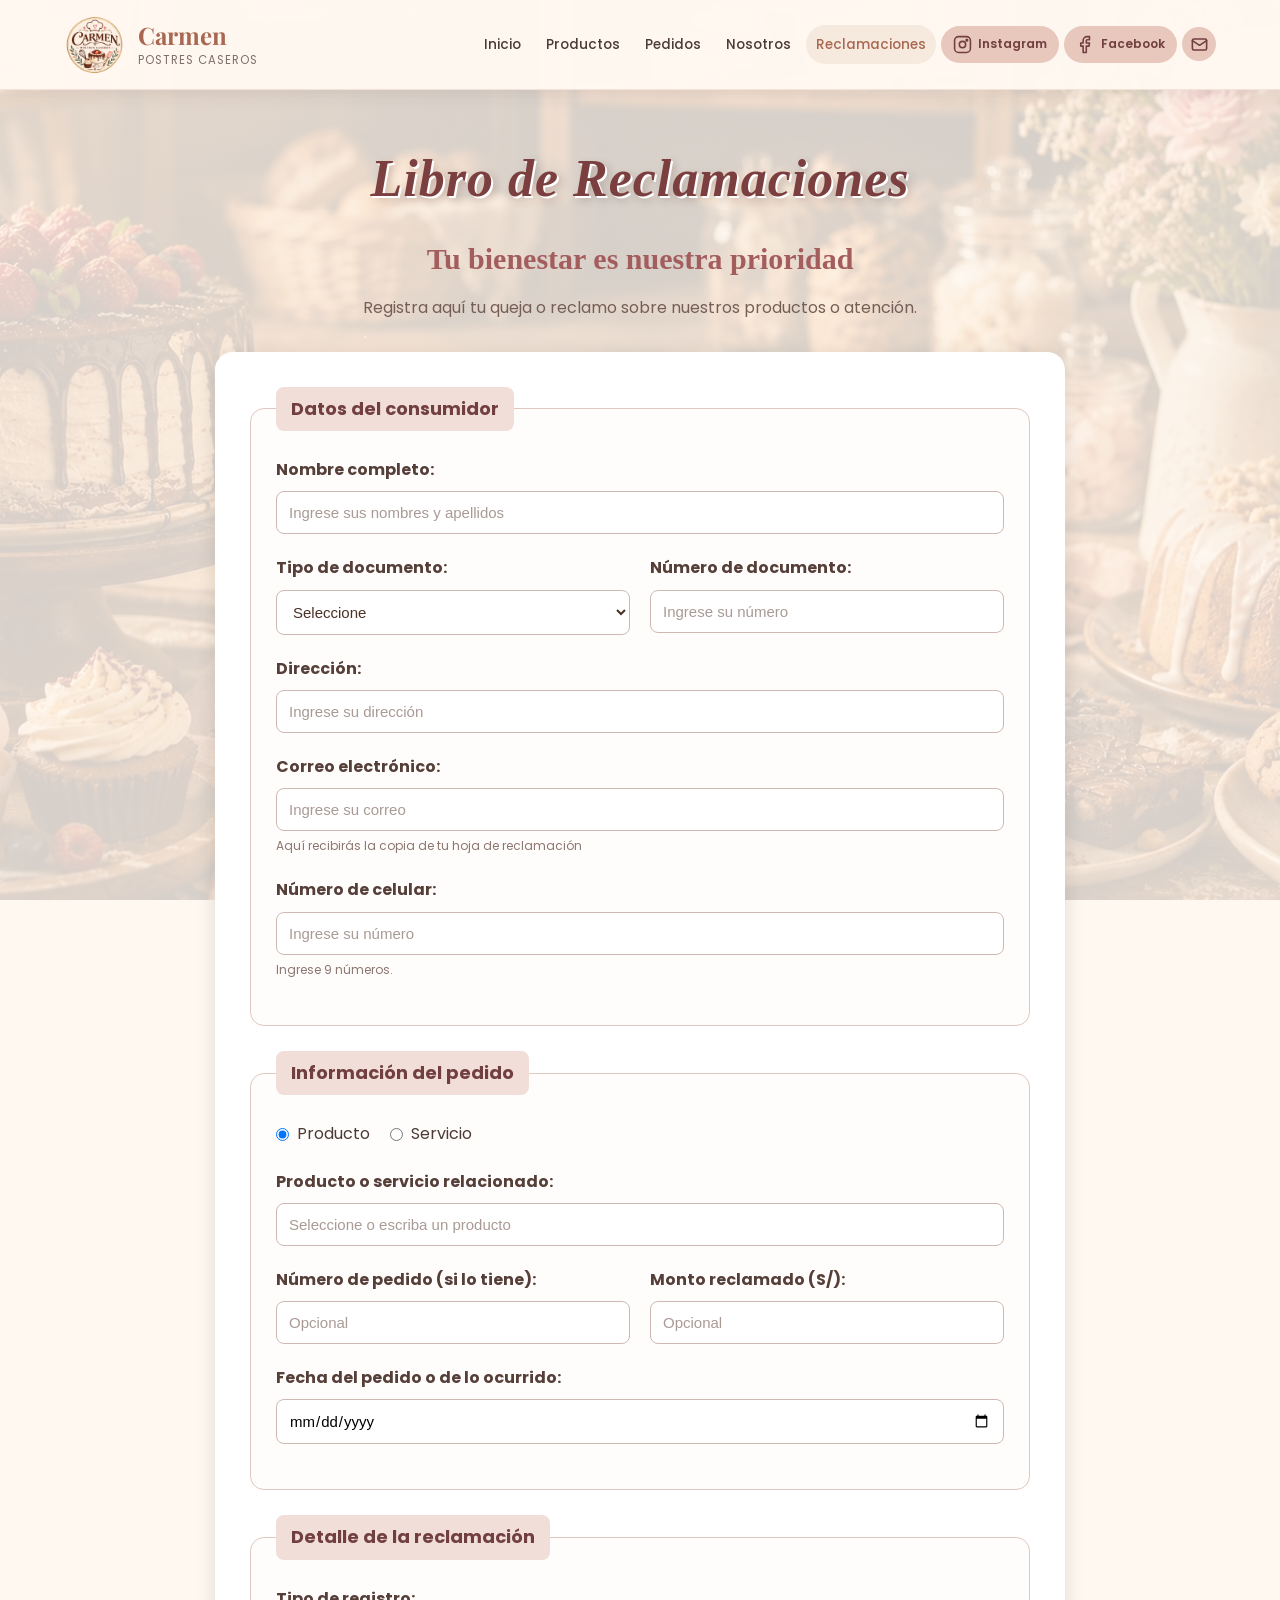
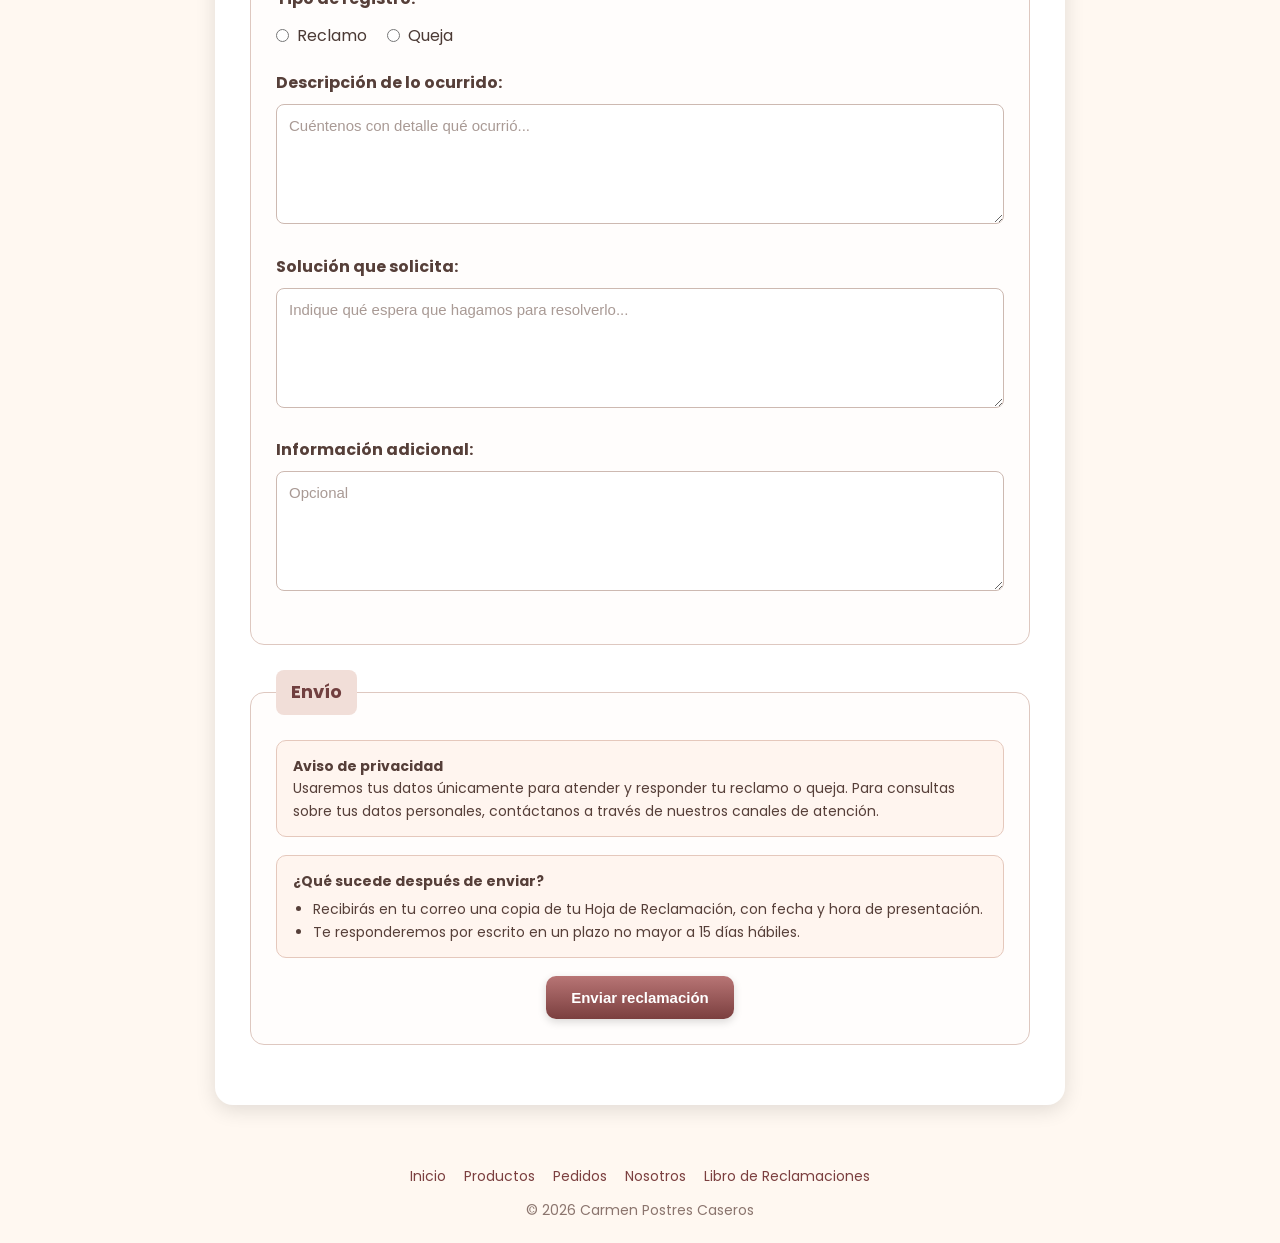
<file: TRABAJO CarmenPostres/libro.html>
<!DOCTYPE html>
<html lang="es">

<head>
    <meta charset="UTF-8">
    <meta name="viewport" content="width=device-width, initial-scale=1.0">

    <!-- SEO ON-PAGE -->
    <title>Libro de Reclamaciones Online | Carmen Postres Caseros</title>
    <meta name="description" content="Utiliza nuestro Libro de Reclamaciones virtual para registrar cualquier queja o reclamo respecto a nuestros productos o servicios de repostería.">
    <meta name="keywords" content="libro de reclamaciones virtual, reclamos pastelería, atención al cliente Carmen Postres, quejas repostería">
    <link rel="icon" type="image/png" href="imagen/Logo ofi.png">

    <link rel="stylesheet" href="Datos.css">
    <link rel="stylesheet" href="css/libro.css">
    <link rel="stylesheet" href="./css/nosotros.css">
    
    <link rel="preconnect" href="https://fonts.googleapis.com">
    <link rel="preconnect" href="https://fonts.gstatic.com" crossorigin>
    <link href="https://fonts.googleapis.com/css2?family=Playfair+Display:wght@400;500;600;700&family=Poppins:wght@400;500;600;700&display=swap" rel="stylesheet">
</head>

<body>

    <!-- ENCABEZADO -->
    <header class="header">
        <a class="logo" href="index.html">
            <img src="imagen/Logo ofi.png" alt="Logo de Carmen Postres Caseros">
            <span class="logo-text">
                <span class="logo-nombre">Carmen</span>
                <span class="logo-lema">Postres caseros</span>
            </span>
        </a>

        <nav class="nav" aria-label="Menú principal">
            <a href="index.html">Inicio</a>
            <a href="productos.html">Productos</a>
            <a href="Recopilacion_de_datos.html">Pedidos</a>
            <a href="nosotros.html">Nosotros</a>
            <a href="libro.html" class="active" aria-current="page">Reclamaciones</a>

            <a href="https://www.instagram.com/pasteleria_carmen78/"
               target="_blank" rel="noopener noreferrer"
               class="nav-btn-icon" aria-label="Instagram">
                <svg viewBox="0 0 24 24" aria-hidden="true">
                    <rect x="2" y="2" width="20" height="20" rx="5"></rect>
                    <circle cx="12" cy="12" r="4"></circle>
                    <circle cx="17.5" cy="6.5" r="1"></circle>
                </svg>
                <span>Instagram</span>
            </a>

            <a href="https://www.facebook.com/share/1EcPQEwdfW/"
               target="_blank" rel="noopener noreferrer"
               class="nav-btn-icon" aria-label="Facebook">
                <svg viewBox="0 0 24 24" aria-hidden="true">
                    <path d="M17 2h-3a5 5 0 0 0-5 5v3H6v4h3v8h4v-8h3.5l.5-4H13V7a1 1 0 0 1 1-1h3V2z"></path>
                </svg>
                <span>Facebook</span>
            </a>

            <a href="mailto:contacto@pasteleriadcarmen.pe"
               class="nav-btn-icon icon-only" aria-label="Enviar correo">
                <svg viewBox="0 0 24 24" aria-hidden="true">
                    <rect x="3" y="5" width="18" height="14" rx="2"></rect>
                    <polyline points="3,7 12,13 21,7"></polyline>
                </svg>
            </a>
        </nav>
    </header>  


    <section class="titulo-formulario">
        <h1>Libro de Reclamaciones</h1>
        <h2>Tu bienestar es nuestra prioridad</h2>
        <p>
            Registra aquí tu queja o reclamo sobre nuestros productos o atención.

        </p>
    </section>


    <main class="contenedor">


        <form id="form-reclamo" action="#" method="post" autocomplete="on">

            <!-- =========================================
                 DATOS DEL CONSUMIDOR
                 ========================================= -->
            <fieldset>

                <legend>Datos del consumidor</legend>

                <!-- NOMBRE -->
                <div class="campo">
                    <label for="nombre">Nombre completo:</label>
                    <input type="text" id="nombre" name="nombre"
                           placeholder="Ingrese sus nombres y apellidos"
                           required autocomplete="name">
                </div>

                <!-- DOCUMENTO -->
                <div class="rc-fila">

                    <div class="campo">
                        <label for="tipo-documento">Tipo de documento:</label>
                        <select id="tipo-documento" name="tipo_documento" required>
                            <option value="">Seleccione</option>
                            <option value="DNI">DNI</option>
                            <option value="Pasaporte">Pasaporte</option>
                        </select>
                    </div>

                    <div class="campo">
                        <label for="numero-documento">Número de documento:</label>
                        <input type="text" id="numero-documento" name="numero_documento"
                               placeholder="Ingrese su número"
                               pattern="[A-Za-z0-9]{8,12}" maxlength="12" required
                               title="Entre 8 y 12 letras o números, sin espacios">
                    </div>

                </div>

                <!-- DOMICILIO -->
                <div class="campo">
                    <label for="domicilio">Dirección:</label>
                    <input type="text" id="domicilio" name="domicilio"
                           placeholder="Ingrese su dirección"
                           required autocomplete="street-address">
                </div>

                <!-- CORREO -->
                <div class="campo">
                    <label for="correo">Correo electrónico:</label>
                    <input type="email" id="correo" name="correo"
                           placeholder="Ingrese su correo"
                           required autocomplete="email">
                    <small>Aquí recibirás la copia de tu hoja de reclamación</small>
                </div>

                <!-- CELULAR -->
                <div class="campo">
                    <label for="celular">Número de celular:</label>
                    <input type="tel" id="celular" name="celular"
                           placeholder="Ingrese su número"
                           pattern="[0-9]{9}" maxlength="9" required
                           autocomplete="tel">
                    <small>Ingrese 9 números.</small>
                </div>

            </fieldset>


            <!-- =========================================
                 INFORMACIÓN DEL PEDIDO
                 ========================================= -->
            <fieldset>

                <legend>Información del pedido</legend>

                <!-- TIPO DE BIEN -->
                <div class="opciones">
                    <div class="opcion">
                        <input type="radio" id="bien-producto" name="tipo_bien" value="Producto" checked>
                        <label for="bien-producto">Producto</label>
                    </div>

                    <div class="opcion">
                        <input type="radio" id="bien-servicio" name="tipo_bien" value="Servicio">
                        <label for="bien-servicio">Servicio</label>
                    </div>
                </div>

                <!-- PRODUCTO RELACIONADO -->
                <div class="campo">
                    <label for="producto">Producto o servicio relacionado:</label>
                    <input type="text" id="producto" name="producto" list="productos"
                           placeholder="Seleccione o escriba un producto" required>

                    
                    <datalist id="productos">
                        <option value="Keke Casero">
                        <option value="Keke de Vainilla con Chin Chin">
                        <option value="Postre Casero">
                        <option value="Especialidad de la Casa">
                        <option value="Keke Marmoleado">
                        <option value="Cupcakes">
                        <option value="Selva Negra">
                        <option value="Tres Leches">
                        <option value="Cheesecake">
                        <option value="Muffins">
                        <option value="Brownies">
                        <option value="Empanadas">
                        <option value="Sándwiches">
                    </datalist>
                </div>

                <div class="rc-fila">

                    <!-- NÚMERO DE PEDIDO -->
                    <div class="campo">
                        <label for="numero-pedido">Número de pedido (si lo tiene):</label>
                        <input type="text" id="numero-pedido" name="numero_pedido"
                               placeholder="Opcional">
                    </div>

                    <!-- MONTO -->
                    <div class="campo">
                        <label for="monto">Monto reclamado (S/):</label>
                        <input type="number" id="monto" name="monto"
                               min="0" step="0.01" placeholder="Opcional">
                    </div>

                </div>

                <!-- FECHA -->
                <div class="campo">
                    <label for="fecha">Fecha del pedido o de lo ocurrido:</label>
                    <input type="date" id="fecha" name="fecha" required>
                </div>

            </fieldset>


            <!-- =========================================
                DETALLE DE LA SOLICITUD
                 ========================================= -->
            <fieldset>

                <legend>Detalle de la reclamación</legend>

                <!-- TIPO DE REGISTRO -->
                <p class="rc-etiqueta" id="etq-tipo">Tipo de registro:</p>

                <div class="opciones" role="radiogroup" aria-labelledby="etq-tipo">
                    <div class="opcion">
                        <input type="radio" id="tipo-reclamo" name="tipo_registro" value="Reclamo" required>
                        <label for="tipo-reclamo">Reclamo</label>
                    </div>

                    <div class="opcion">
                        <input type="radio" id="tipo-queja" name="tipo_registro" value="Queja">
                        <label for="tipo-queja">Queja</label>
                    </div>
                </div>

                <!-- DESCRIPCIÓN -->
                <div class="campo">
                    <label for="descripcion">Descripción de lo ocurrido:</label>
                    <textarea id="descripcion" name="descripcion"
                              placeholder="Cuéntenos con detalle qué ocurrió..."
                              required></textarea>
                </div>

                <!-- SOLUCIÓN SOLICITADA -->
                <div class="campo">
                    <label for="solucion">Solución que solicita:</label>
                    <textarea id="solucion" name="solucion"
                              placeholder="Indique qué espera que hagamos para resolverlo..."
                              required></textarea>
                </div>

                <!-- INFORMACIÓN ADICIONAL -->
                <div class="campo">
                    <label for="adicional">Información adicional:</label>
                    <textarea id="adicional" name="informacion_adicional"
                              placeholder="Opcional"></textarea>
                </div>

            </fieldset>


            <!-- =========================================
                 ENVÍO 
                 ========================================= -->
            <fieldset>

                <legend>Envío</legend>

                <div class="rc-privacidad">
                    <strong>Aviso de privacidad</strong>
                    <p>
                       Usaremos tus datos únicamente para atender y responder tu
                        reclamo o queja. Para consultas sobre tus datos personales,
                        contáctanos a través de nuestros canales de atención.
                    </p>
                </div>

                <!-- MENSAJE INFORMATIVO -->
                <div class="rc-info">
                    <strong>¿Qué sucede después de enviar?</strong>
                    <ul>
                        <li>Recibirás en tu correo una copia de tu Hoja de Reclamación, con fecha y hora de presentación.</li>
                        <li>Te responderemos por escrito en un plazo no mayor a 15 días hábiles.</li>
                    </ul>
                </div>

                <!-- MENSAJE DE RESULTADO DEL ENVÍO (lo controla el script) -->
                <div id="mensaje-envio" class="rc-mensaje" role="status" aria-live="polite" hidden></div>

                <!-- BOTONES -->
                <div class="botones">
                    <button type="submit" class="btn-enviar">Enviar reclamación</button>
                </div>

            </fieldset>

        </form>

    </main>

    <!-- =========================================
         PIE DE PÁGINA
         ========================================= -->
    <footer>
        <nav class="pie-enlaces" aria-label="Enlaces del pie de página">
            <a href="index.html">Inicio</a>
            <a href="productos.html">Productos</a>
            <a href="Recopilacion_de_datos.html">Pedidos</a>
            <a href="nosotros.html">Nosotros</a>
            <a href="libro-reclamaciones.html">Libro de Reclamaciones</a>
        </nav>
        <p> &copy; 2026 Carmen Postres Caseros</p>
    </footer>

    <!-- =========================================
         JAVASCRIPT
         ========================================= -->
    <script>

        // Dirección del servicio que recibirá el reclamo. Vacío = no conectado.
        const URL_ENVIO = "";

        const formulario = document.getElementById("form-reclamo");
        const mensaje = document.getElementById("mensaje-envio");
        const campoFecha = document.getElementById("fecha");

        // La fecha del pedido o incidencia no puede ser futura (fecha local)
        const hoy = new Date();
        campoFecha.max = hoy.getFullYear() + "-" +
            String(hoy.getMonth() + 1).padStart(2, "0") + "-" +
            String(hoy.getDate()).padStart(2, "0");

        // Muestra un mensaje de estado debajo de la información
        function mostrarMensaje(texto, tipo) {
            mensaje.textContent = texto;
            mensaje.className = "rc-mensaje rc-mensaje-" + tipo;
            mensaje.hidden = false;
        }

        formulario.addEventListener("submit", async function (evento) {

            // El navegador ya validó los campos obligatorios antes de llegar aquí
            evento.preventDefault();

            // Sin servicio conectado: NO se simula ningún registro
            if (URL_ENVIO === "") {
                mostrarMensaje(
                    "El envío todavía no está habilitado y tu reclamación NO ha sido registrada. " +
                    "Por favor escríbenos a contacto@pasteleriadcarmen.pe o por WhatsApp.",
                    "error"
                );
                return;
            }

            // Con servicio conectado: se envían los datos
            const boton = formulario.querySelector(".btn-enviar");
            boton.disabled = true;

            try {
                const respuesta = await fetch(URL_ENVIO, {
                    method: "POST",
                    body: new FormData(formulario)
                });

                if (!respuesta.ok) {
                    throw new Error("Respuesta no válida");
                }

                formulario.reset();
                mostrarMensaje(
                    "Tu reclamación fue enviada. Revisa tu correo electrónico para ver la copia de tu Hoja de Reclamación.",
                    "ok"
                );

            } catch (error) {
                mostrarMensaje(
                    "No pudimos enviar tu reclamación. Inténtalo de nuevo o escríbenos a contacto@pasteleriadcarmen.pe.",
                    "error"
                );
            }

            boton.disabled = false;
        });

        // Al limpiar el formulario también se oculta el mensaje
        formulario.addEventListener("reset", function () {
            mensaje.hidden = true;
        });

    </script>

</body>

</html>
</file>
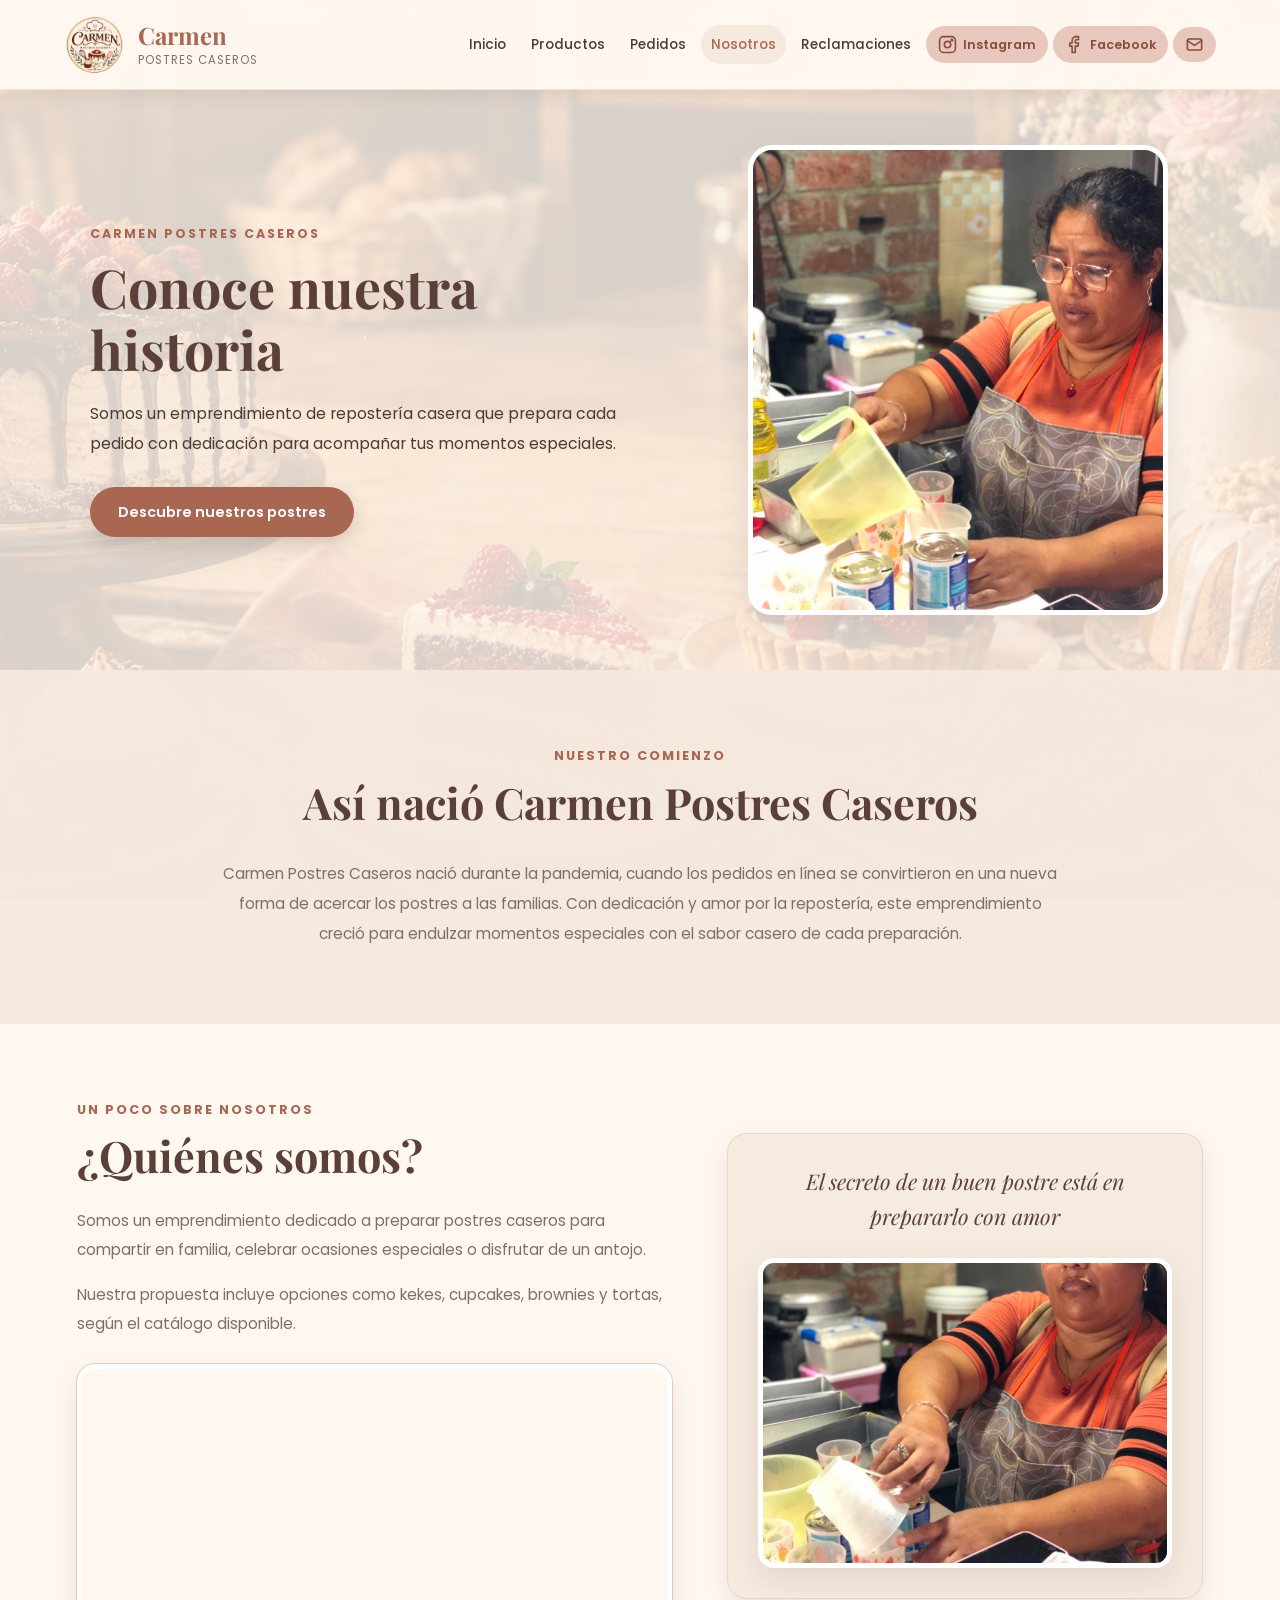
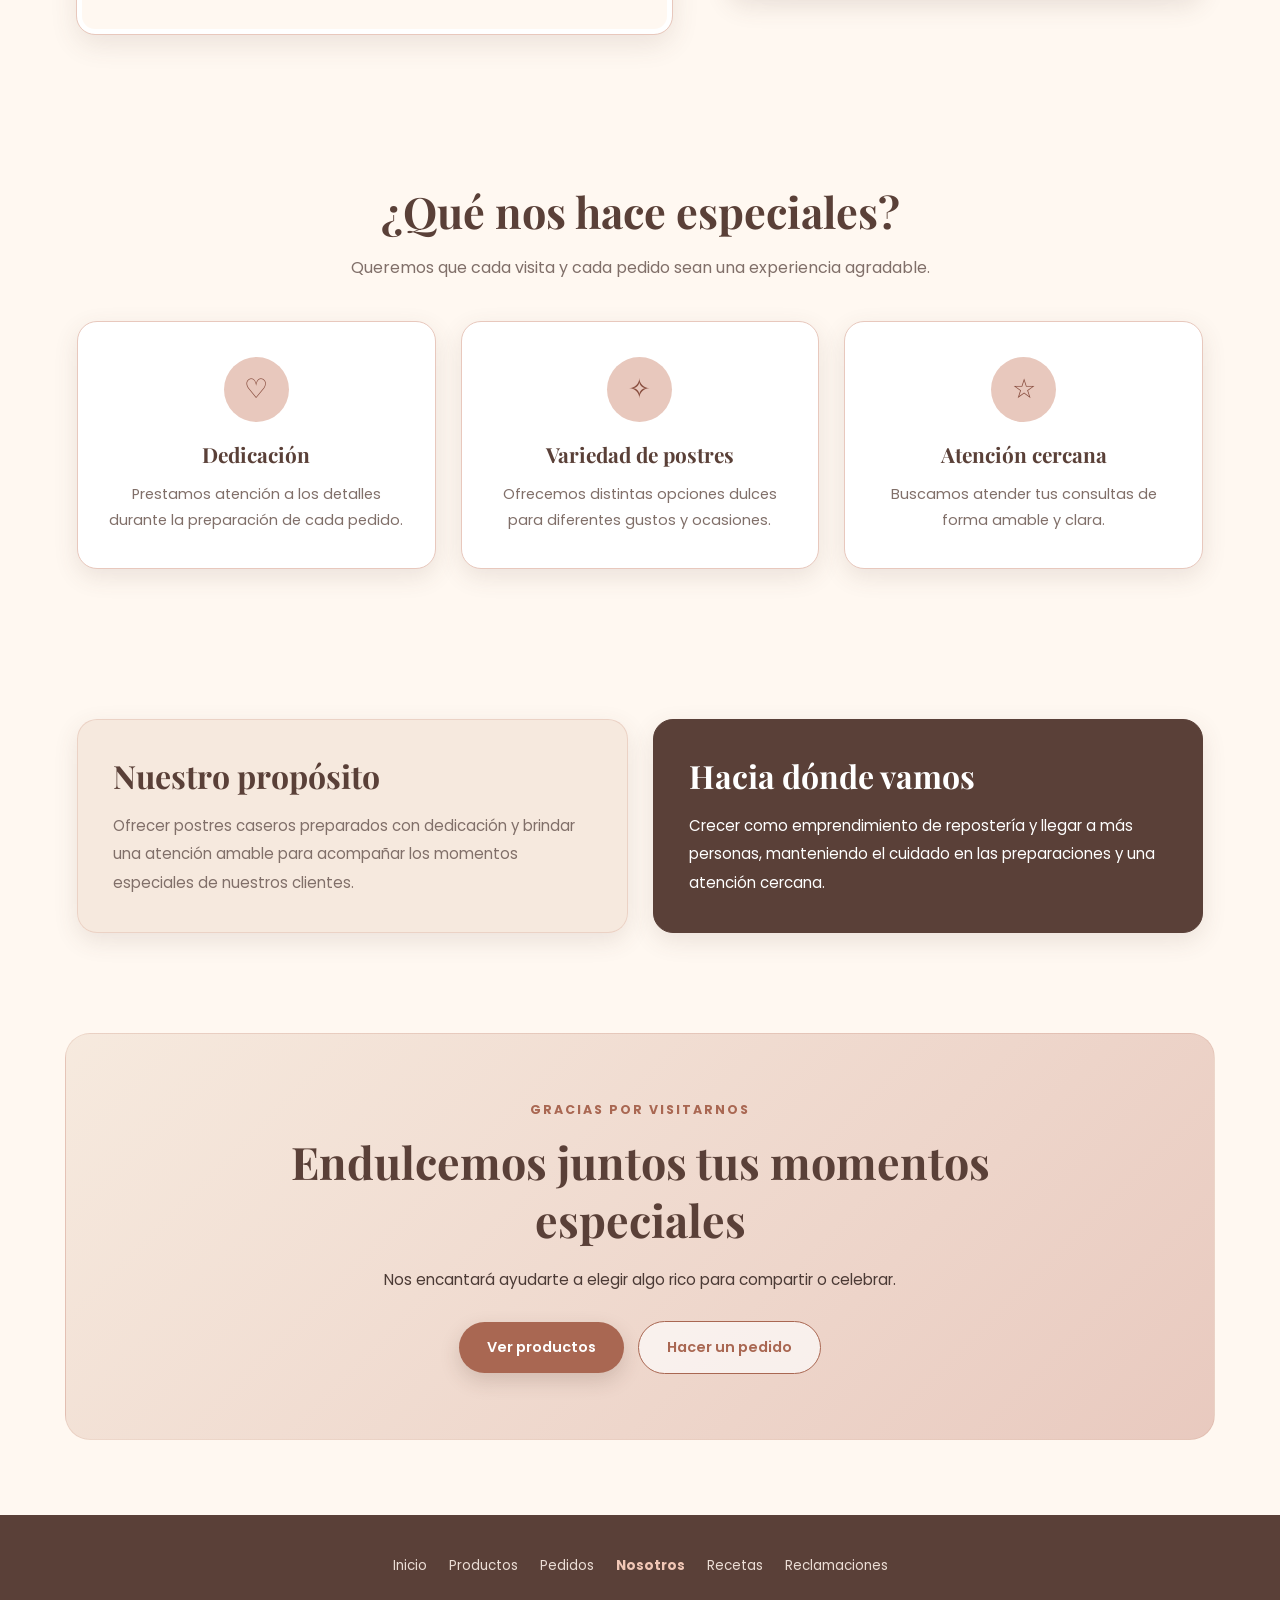
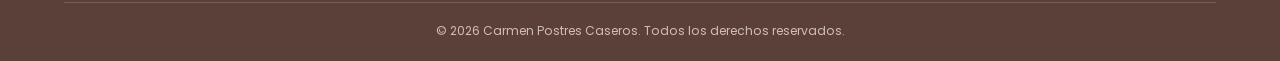
<file: TRABAJO CarmenPostres/nosotros.html>
<!DOCTYPE html>
<html lang="es">
<head>
    <meta charset="UTF-8">
    <meta name="viewport" content="width=device-width, initial-scale=1.0">

    <!-- SEO ON-PAGE -->
    <title>Nuestra Historia y Misión | Carmen Postres Caseros</title>
    <meta name="description" content="Conoce la historia, la misión y la dedicación detrás de Carmen Postres Caseros, repostería artesanal elaborada con amor en el Callao.">
    <meta name="keywords" content="sobre nosotros, historia pastelería casera, repostería artesanal Callao, misión y visión pastelería, emprendimiento de postres">

    <link rel="icon" type="image/png" href="imagen/Logo ofi.png">
    <link rel="stylesheet" href="css/nosotros.css">

    <link rel="preconnect" href="https://fonts.googleapis.com">
    <link rel="preconnect" href="https://fonts.gstatic.com" crossorigin>
    <link href="https://fonts.googleapis.com/css2?family=Playfair+Display:wght@400;500;600;700&family=Poppins:wght@400;500;600;700&display=swap" rel="stylesheet">
</head>

<body>

    <!-- ENCABEZADO -->
    <header class="header">
        <a class="logo" href="index.html">
            <img src="imagen/Logo ofi.png" alt="Logo de Carmen Postres Caseros">
            <span class="logo-text">
                <span class="logo-nombre">Carmen</span>
                <span class="logo-lema">Postres caseros</span>
            </span>
        </a>

        <nav class="nav" aria-label="Menú principal">
            <a href="index.html">Inicio</a>
            <a href="productos.html">Productos</a>
            <a href="Recopilacion_de_datos.html">Pedidos</a>
            <a href="nosotros.html" class="active" aria-current="page">Nosotros</a>
            <a href="libro.html">Reclamaciones</a>

            <a href="https://www.instagram.com/pasteleria_carmen78/"
               target="_blank" rel="noopener noreferrer"
               class="nav-btn-icon" aria-label="Instagram">
                <svg viewBox="0 0 24 24" aria-hidden="true">
                    <rect x="2" y="2" width="20" height="20" rx="5"></rect>
                    <circle cx="12" cy="12" r="4"></circle>
                    <circle cx="17.5" cy="6.5" r="1"></circle>
                </svg>
                <span>Instagram</span>
            </a>

            <a href="https://www.facebook.com/share/1EcPQEwdfW/"
               target="_blank" rel="noopener noreferrer"
               class="nav-btn-icon" aria-label="Facebook">
                <svg viewBox="0 0 24 24" aria-hidden="true">
                    <path d="M17 2h-3a5 5 0 0 0-5 5v3H6v4h3v8h4v-8h3.5l.5-4H13V7a1 1 0 0 1 1-1h3V2z"></path>
                </svg>
                <span>Facebook</span>
            </a>

            <a href="mailto:contacto@pasteleriadcarmen.pe"
               class="nav-btn-icon icon-only" aria-label="Enviar correo">
                <svg viewBox="0 0 24 24" aria-hidden="true">
                    <rect x="3" y="5" width="18" height="14" rx="2"></rect>
                    <polyline points="3,7 12,13 21,7"></polyline>
                </svg>
            </a>
        </nav>
    </header>

    <main>

        <!-- PORTADA SIN CUADRO EXTERIOR -->
        <section class="nos-portada" aria-labelledby="titulo-nosotros">
            <div class="nos-portada-texto">
                <p class="nos-etiqueta">Carmen Postres Caseros</p>

                <h1 id="titulo-nosotros">Conoce nuestra historia</h1>

                <p class="nos-intro">
                    Somos un emprendimiento de repostería casera que prepara
                    cada pedido con dedicación para acompañar tus momentos
                    especiales.
                </p>

                <a href="productos.html" class="nos-btn nos-btn-principal">
                    Descubre nuestros postres
                </a>
            </div>

            <figure class="nos-foto nos-foto-portada">
                <img src="imagen/Dueña.jpeg"
                     alt="Carmen preparando postres caseros">
            </figure>
        </section>

        <!-- HISTORIA -->
        <section class="nos-seccion nos-historia" aria-labelledby="titulo-historia">
            <div class="nos-titulo-seccion">
                <span>Nuestro comienzo</span>
                <h2 id="titulo-historia">Así nació Carmen Postres Caseros</h2>
            </div>

            <p>
                Carmen Postres Caseros nació durante la pandemia, cuando los
                pedidos en línea se convirtieron en una nueva forma de acercar
                los postres a las familias. Con dedicación y amor por la
                repostería, este emprendimiento creció para endulzar momentos
                especiales con el sabor casero de cada preparación.
            </p>
        </section>

        <!-- QUIÉNES SOMOS Y UBICACIÓN -->
        <section class="nos-seccion nos-quienes" aria-labelledby="titulo-quienes">
            <div class="nos-quienes-texto">
                <div class="nos-titulo-seccion nos-titulo-izquierda">
                    <span>Un poco sobre nosotros</span>
                    <h2 id="titulo-quienes">¿Quiénes somos?</h2>
                </div>

                <p>
                    Somos un emprendimiento dedicado a preparar postres caseros
                    para compartir en familia, celebrar ocasiones especiales
                    o disfrutar de un antojo.
                </p>

                <p>
                    Nuestra propuesta incluye opciones como kekes, cupcakes,
                    brownies y tortas, según el catálogo disponible.
                </p>

                <div class="nos-mapa">
                    <iframe
                        src="https://www.google.com/maps?q=-12.0228329,-77.1368107&z=18&output=embed"
                        title="Ubicación de Carmen Postres Caseros"
                        loading="lazy"
                        allowfullscreen
                        referrerpolicy="no-referrer-when-downgrade">
                    </iframe>
                </div>
            </div>

            <div class="nos-cita">
                <p>El secreto de un buen postre está en prepararlo con amor</p>

                <figure class="nos-foto nos-foto-secundaria">
                    <img src="imagen/55711635-534b-4855-b7dc-559dd68af656.jpg"
                         alt="Preparación de postres de Carmen">
                </figure>
            </div>
        </section>

        <!-- QUÉ NOS HACE ESPECIALES: SIN MARCO EXTERIOR -->
        <section class="nos-seccion nos-seccion-ancha"
                 aria-labelledby="titulo-especiales">

            <div class="nos-titulo-seccion nos-especiales-titulo">
                <h2 id="titulo-especiales">¿Qué nos hace especiales?</h2>
                <p>
                    Queremos que cada visita y cada pedido sean una
                    experiencia agradable.
                </p>
            </div>

            <div class="nos-tarjetas">
                <article class="nos-tarjeta">
                    <div class="nos-icono" aria-hidden="true">♡</div>
                    <h3>Dedicación</h3>
                    <p>
                        Prestamos atención a los detalles durante la
                        preparación de cada pedido.
                    </p>
                </article>

                <article class="nos-tarjeta">
                    <div class="nos-icono" aria-hidden="true">✧</div>
                    <h3>Variedad de postres</h3>
                    <p>
                        Ofrecemos distintas opciones dulces para diferentes
                        gustos y ocasiones.
                    </p>
                </article>

                <article class="nos-tarjeta">
                    <div class="nos-icono" aria-hidden="true">☆</div>
                    <h3>Atención cercana</h3>
                    <p>
                        Buscamos atender tus consultas de forma amable y clara.
                    </p>
                </article>
            </div>
        </section>

        <!-- MISIÓN Y VISIÓN -->
        <section class="nos-seccion nos-seccion-ancha"
                 aria-label="Misión y visión">
            <div class="nos-mision-vision">
                <article class="nos-bloque">
                    <h2>Nuestro propósito</h2>
                    <p>
                        Ofrecer postres caseros preparados con dedicación y
                        brindar una atención amable para acompañar los momentos
                        especiales de nuestros clientes.
                    </p>
                </article>

                <article class="nos-bloque nos-bloque-oscuro">
                    <h2>Hacia dónde vamos</h2>
                    <p>
                        Crecer como emprendimiento de repostería y llegar a
                        más personas, manteniendo el cuidado en las
                        preparaciones y una atención cercana.
                    </p>
                </article>
            </div>
        </section>

        <!-- INVITACIÓN FINAL -->
        <section class="nos-final" aria-labelledby="titulo-final">
            <p class="nos-etiqueta">Gracias por visitarnos</p>

            <h2 id="titulo-final">
                Endulcemos juntos tus momentos especiales
            </h2>

            <p>
                Nos encantará ayudarte a elegir algo rico para compartir
                o celebrar.
            </p>

            <div class="nos-botones">
                <a href="productos.html" class="nos-btn nos-btn-principal">
                    Ver productos
                </a>

                <a href="Recopilacion_de_datos.html"
                   class="nos-btn nos-btn-secundario">
                    Hacer un pedido
                </a>
            </div>
        </section>

    </main>

    <!-- PIE DE PÁGINA -->
    <footer class="nos-footer">
        <nav class="nos-footer-enlaces" aria-label="Enlaces del pie de página">
            <a href="index.html">Inicio</a>
            <a href="productos.html">Productos</a>
            <a href="Recopilacion_de_datos.html">Pedidos</a>
            <a href="nosotros.html" aria-current="page">Nosotros</a>
            <a href="recetas.html">Recetas</a>
            <a href="libro.html">Reclamaciones</a>
        </nav>

        <p class="nos-copyright">
            &copy; 2026 Carmen Postres Caseros. Todos los derechos reservados.
        </p>
    </footer>

</body>
</html>
</file>
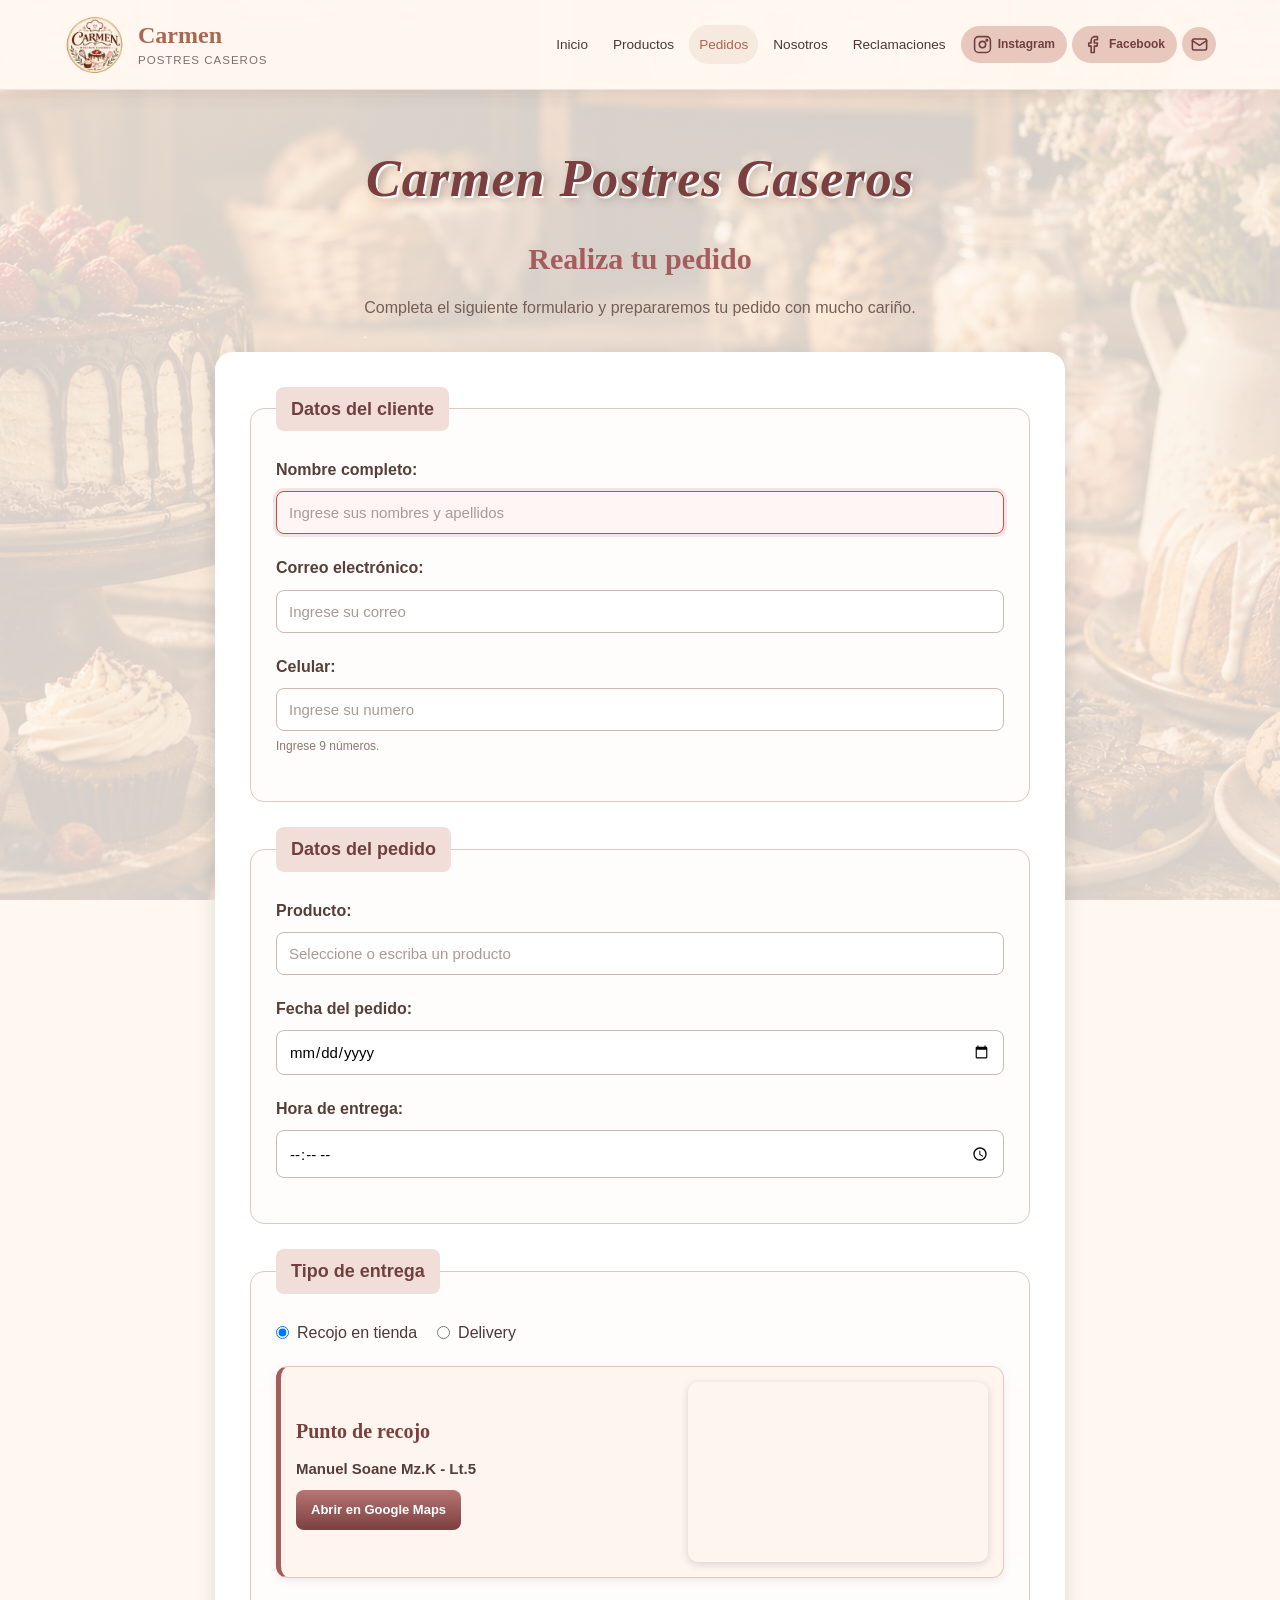
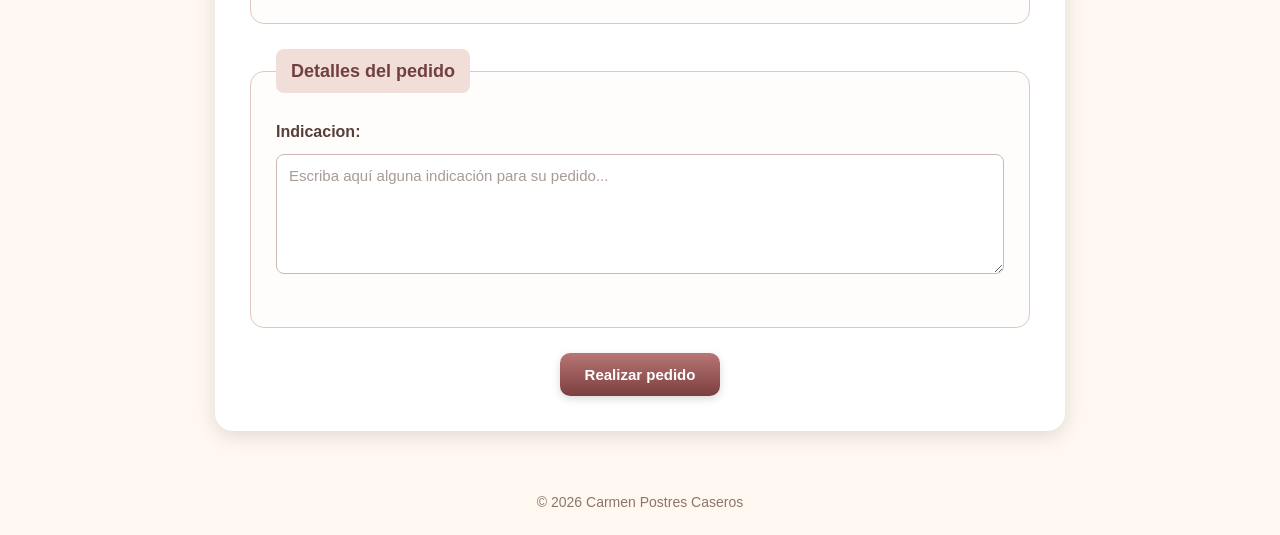
<file: TRABAJO CarmenPostres/Recopilacion de datos.html>
<!DOCTYPE html>
<html lang="es">

<head>
    <meta charset="UTF-8">
    <meta name="viewport" content="width=device-width, initial-scale=1.0">
    

    <!-- SEO ON-PAGE -->
    <title>Realiza tu Pedido Online | Carmen Postres Caseros en Callao</title>
    <meta name="description" content="Completa nuestro formulario online para programar tu pedido de kekes caseros, tortas y postres en Callao. Elige recojo en tienda o delivery.">
    <meta name="keywords" content="hacer un pedido de postres, formulario de pedidos pasteleria, delivery de tortas Callao, comprar kekes">

    <link rel="stylesheet" href="Datos.css">
    <link rel="stylesheet" href="./css/nosotros.css">
    
    <!-- FAVICON -->
    <link rel="icon" type="image/jpeg" href="imagen/Logo ofi.png">
</head>


<body>


    <!-- =========================================
         ENCABEZADO
         ========================================= -->

  <header class="header">
        <a class="logo" href="index.html">
            <img src="imagen/Logo ofi.png" alt="Logo de Carmen Postres Caseros">
            <span class="logo-text">
                <span class="logo-nombre">Carmen</span>
                <span class="logo-lema">Postres caseros</span>
            </span>
        </a>

        <nav class="nav" aria-label="Menú principal">
            <a href="index.html">Inicio</a>
            <a href="productos.html">Productos</a>
            <a href="Recopilacion de datos.html" class="active" aria-current="page">Pedidos</a>
            <a href="nosotros.html">Nosotros</a>
            <a href="libro.html">Reclamaciones</a>

            <a href="https://www.instagram.com/pasteleria_carmen78/"
               target="_blank" rel="noopener noreferrer"
               class="nav-btn-icon" aria-label="Instagram">
                <svg viewBox="0 0 24 24" aria-hidden="true">
                    <rect x="2" y="2" width="20" height="20" rx="5"></rect>
                    <circle cx="12" cy="12" r="4"></circle>
                    <circle cx="17.5" cy="6.5" r="1"></circle>
                </svg>
                <span>Instagram</span>
            </a>

            <a href="https://www.facebook.com/share/1EcPQEwdfW/"
               target="_blank" rel="noopener noreferrer"
               class="nav-btn-icon" aria-label="Facebook">
                <svg viewBox="0 0 24 24" aria-hidden="true">
                    <path d="M17 2h-3a5 5 0 0 0-5 5v3H6v4h3v8h4v-8h3.5l.5-4H13V7a1 1 0 0 1 1-1h3V2z"></path>
                </svg>
                <span>Facebook</span>
            </a>

            <a href="mailto:contacto@pasteleriadcarmen.pe"
               class="nav-btn-icon icon-only" aria-label="Enviar correo">
                <svg viewBox="0 0 24 24" aria-hidden="true">
                    <rect x="3" y="5" width="18" height="14" rx="2"></rect>
                    <polyline points="3,7 12,13 21,7"></polyline>
                </svg>
            </a>
        </nav>
    </header> 




    <!-- =========================================
         TÍTULO DEL FORMULARIO
         ========================================= -->

    <section class="titulo-formulario">


        <h1>

            Carmen Postres Caseros

        </h1>


        <h2>

            Realiza tu pedido

        </h2>


        <p>

            Completa el siguiente formulario y prepararemos tu pedido
            con mucho cariño.

        </p>


    </section>




    <!-- =========================================
         CONTENIDO DEL FORMULARIO
         ========================================= -->

    <main class="contenedor">


        <form
            action="#"
            method="post"
            autocomplete="on"
        >



            <!-- =========================================
                 DATOS DEL CLIENTE
                 ========================================= -->

            <fieldset>


                <legend>

                    Datos del cliente

                </legend>



                <!-- NOMBRE -->

                <div class="campo">


                    <label for="nombre">

                        Nombre completo:

                    </label>


                    <input
                        type="text"
                        id="nombre"
                        name="nombre"
                        placeholder="Ingrese sus nombres y apellidos"
                        required
                        autofocus
                        autocomplete="name"
                    >


                </div>



                <!-- CORREO -->

                <div class="campo">


                    <label for="correo">

                        Correo electrónico:

                    </label>


                    <input
                        type="email"
                        id="correo"
                        name="correo"
                        placeholder="Ingrese su correo"
                        required
                        autocomplete="email"
                    >


                </div>



                <!-- CELULAR -->

                <div class="campo">


                    <label for="celular">

                        Celular:

                    </label>


                    <input
                        type="tel"
                        id="celular"
                        name="celular"
                        placeholder="Ingrese su numero"
                        pattern="[0-9]{9}"
                        maxlength="9"
                        required
                        autocomplete="tel"
                    >


                    <small>

                        Ingrese 9 números.

                    </small>


                </div>


            </fieldset>




            <!-- =========================================
                 DATOS DEL PEDIDO
                 ========================================= -->

            <fieldset>


                <legend>

                    Datos del pedido

                </legend>



                <!-- PRODUCTO -->

                <div class="campo">


                    <label for="producto">

                        Producto:

                    </label>


                    <input
                        type="text"
                        id="producto"
                        name="producto"
                        list="productos"
                        placeholder="Seleccione o escriba un producto"
                        required
                    >



                    <datalist id="productos">


                        <option value="Keke Casero">

                        <option value="Keke de Vainilla con Chin Chin">

                        <option value="Postre Casero">

                        <option value="Especialidad de la Casa">

                        <option value="Keke Marmoleado">

                        <option value="Cupcakes">

                        <option value="Selva Negra">

                        <option value="Tres Leches">

                        <option value="Cheesecake">

                        <option value="Muffins">

                        <option value="Brownies">

                        <option value="Empanadas">

                        <option value="Sándwiches">


                    </datalist>


                </div>



                <!-- FECHA -->

                <div class="campo">


                    <label for="fecha">

                        Fecha del pedido:

                    </label>


                    <input
                        type="date"
                        id="fecha"
                        name="fecha"
                        required
                    >


                </div>



                <!-- HORA -->

                <div class="campo">


                    <label for="hora">

                        Hora de entrega:

                    </label>


                    <input
                        type="time"
                        id="hora"
                        name="hora"
                        required
                    >


                </div>


            </fieldset>




            <!-- =========================================
                 TIPO DE ENTREGA
                 ========================================= -->

            <fieldset>


                <legend>

                    Tipo de entrega

                </legend>



                <!-- OPCIONES -->

                <div class="opciones">


                    <!-- RECOJO EN TIENDA -->

                    <div class="opcion">


                        <input
                            type="radio"
                            id="tienda"
                            name="entrega"
                            value="Recojo en tienda"
                            checked
                        >


                        <label for="tienda">

                            Recojo en tienda

                        </label>


                    </div>



                    <!-- DELIVERY -->

                    <div class="opcion">


                        <input
                            type="radio"
                            id="delivery"
                            name="entrega"
                            value="Delivery"
                        >


                        <label for="delivery">

                            Delivery

                        </label>


                    </div>


                </div>




                <!-- =========================================
                     INFORMACIÓN DE LA TIENDA
                     SOLO SE MUESTRA EN RECOJO
                     ========================================= -->

                <div
                    id="info-tienda"
                    class="info-tienda"
                >


                    <div class="nota-tienda">


                        <!-- INFORMACIÓN -->

                        <div class="datos-tienda">


                            <div class="titulo-tienda">

                                Punto de recojo

                            </div>



                            <p class="direccion-tienda">

                                <strong>
                                    Manuel Soane Mz.K - Lt.5
                                </strong>

                            </p>

                            <!-- BOTÓN GOOGLE MAPS -->

                            <a
                                href="https://www.google.com/maps/place/Avenida+Victor+Andr%C3%A9s+Belaunde+Diez+Canseco+Mz.K+-+Lt.1,+Callao+07046/@-12.0230082,-77.1368415,21z/data=!4m6!3m5!1s0x9105cc42acf43eef:0xd9a6b63e377c0d03!8m2!3d-12.0228329!4d-77.1368107!16s%2Fg%2F11j1ld969_?entry=ttu&g_ep=EgoyMDI2MDkwOC4wIKXMDSoASAFQAw%3D%3D"
                                rel="noopener noreferrer"
                                class="btn-mapa"
                            >

                                 Abrir en Google Maps

                            </a>


                        </div>

                        <!-- =========================================
                             MAPA
                             ========================================= -->

                        <div class="mapa-tienda">

                            <iframe
                                src="https://www.google.com/maps?q=-12.0228329,-77.1368107&z=18&output=embed"
                                width="100%"
                                height="180"
                                style="border:0;"
                                allowfullscreen=""
                                loading="lazy"
                                referrerpolicy="no-referrer-when-downgrade">
                            </iframe>


                        </div>


                    </div>

                </div>

                <!-- =========================================
                     DIRECCIÓN PARA DELIVERY
                     SOLO SE MUESTRA EN DELIVERY
                     ========================================= -->

                <div
                    id="campo-delivery"
                    class="campo oculto"
                >


                    <label for="direccion">

                        Dirección de entrega:

                    </label>


                    <input
                        type="text"
                        id="direccion"
                        name="direccion"
                        placeholder="Ingrese tu dirección"
                        autocomplete="street-address"
                    >


                </div>


            </fieldset>




            <!-- =========================================
                 DETALLES DEL PEDIDO
                 ========================================= -->

            <fieldset>


                <legend>

                    Detalles del pedido

                </legend>



                <div class="campo">


                    <label for="indicaciones">

                        Indicacion:

                    </label>


                    <textarea
                        id="indicaciones"
                        name="indicaciones"
                        placeholder="Escriba aquí alguna indicación para su pedido..."
                    ></textarea>


                </div>


            </fieldset>




            <!-- =========================================
                 BOTON
                 ========================================= -->

            <div class="botones">


                <!-- ENVIAR -->

                <button
                    type="submit"
                    class="btn-enviar"
                >

                    Realizar pedido

                </button>

            </div>


        </form>


    </main>




    <!-- =========================================
         PIE DE PÁGINA
         ========================================= -->

    <footer>


        <p>

            © 2026 Carmen Postres Caseros

        </p>


    </footer>

            <!-- -->
        <script>

        const tienda = document.getElementById("tienda");
        const delivery = document.getElementById("delivery");
        const infoTienda = document.getElementById("info-tienda");
        const campoDelivery = document.getElementById("campo-delivery");
        const direccion = document.getElementById("direccion");

        tienda.addEventListener("change", function() {

            infoTienda.style.display = "block";
            campoDelivery.style.display = "none";
            direccion.required = false;
            direccion.value = "";

        });

        delivery.addEventListener("change", function() {

            infoTienda.style.display = "none";
            campoDelivery.style.display = "block";
            direccion.required = true;

        });

        </script>


</body>

</html>
</file>
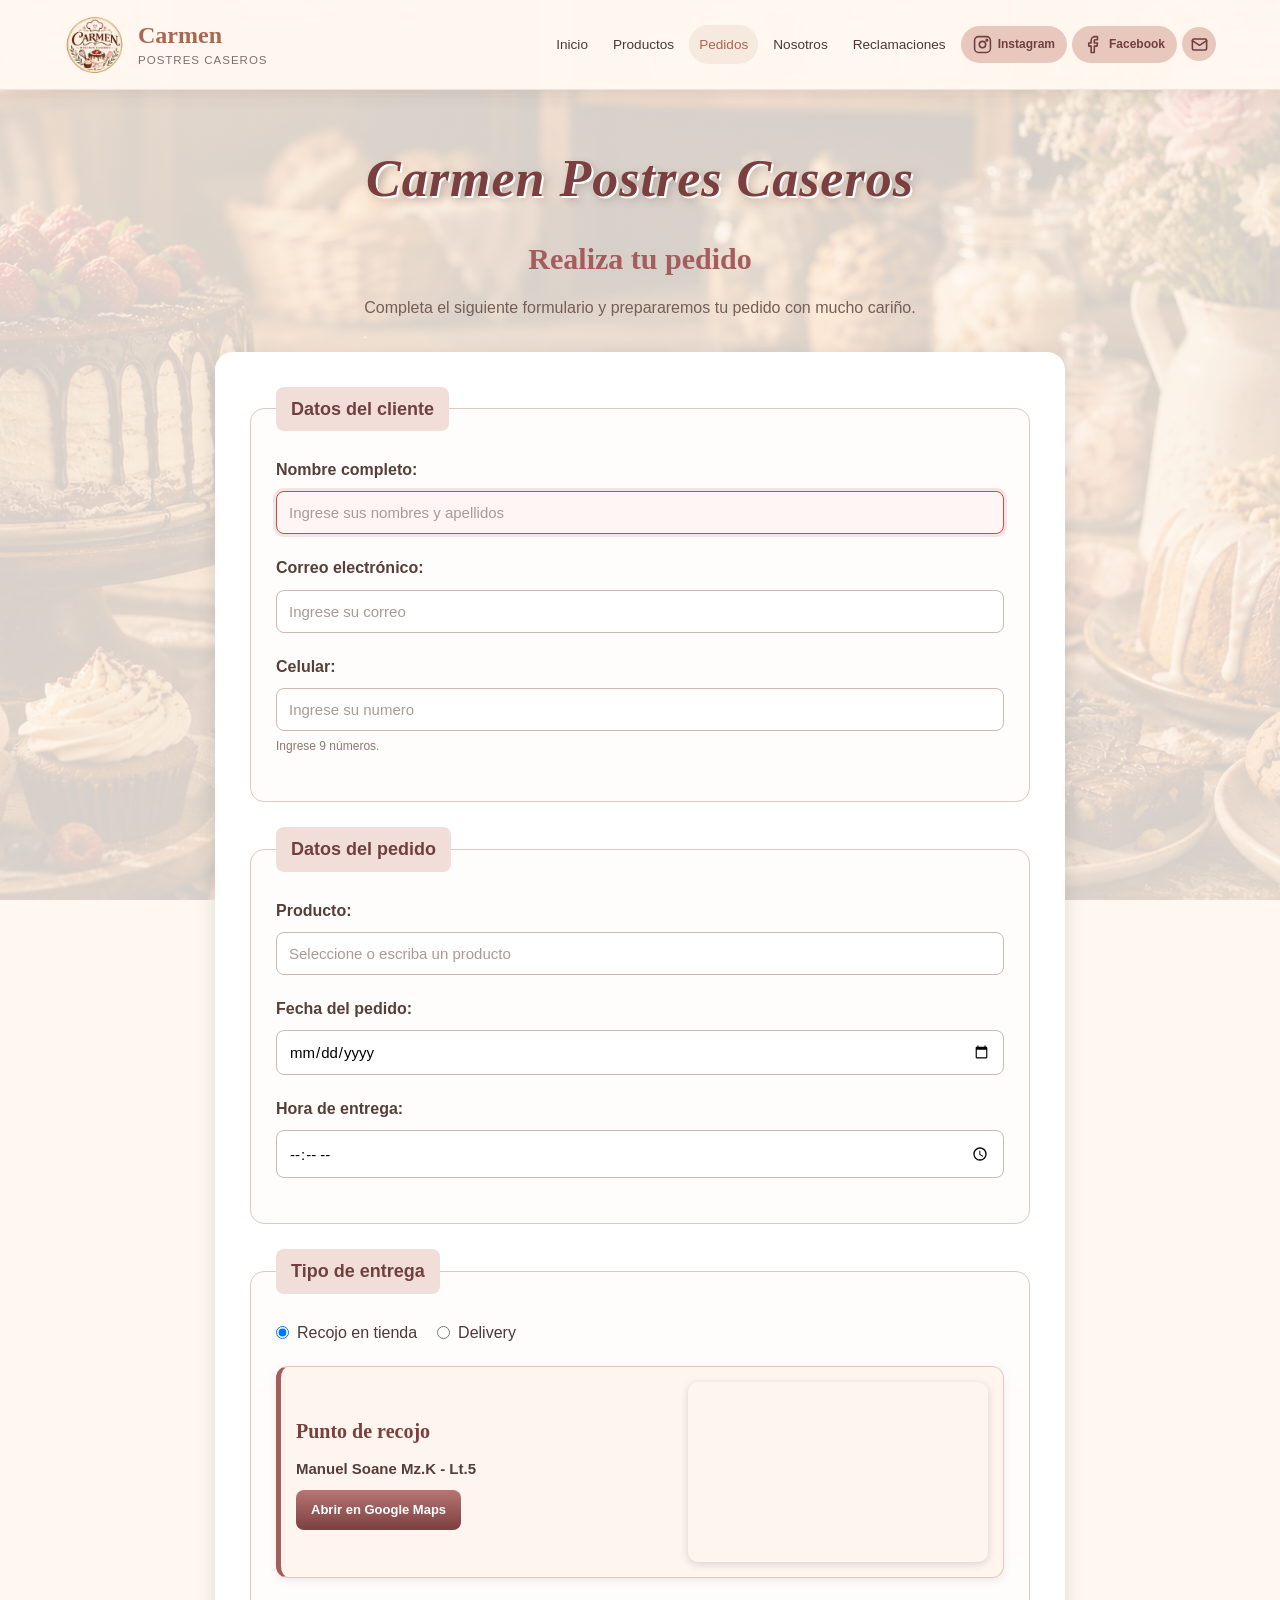
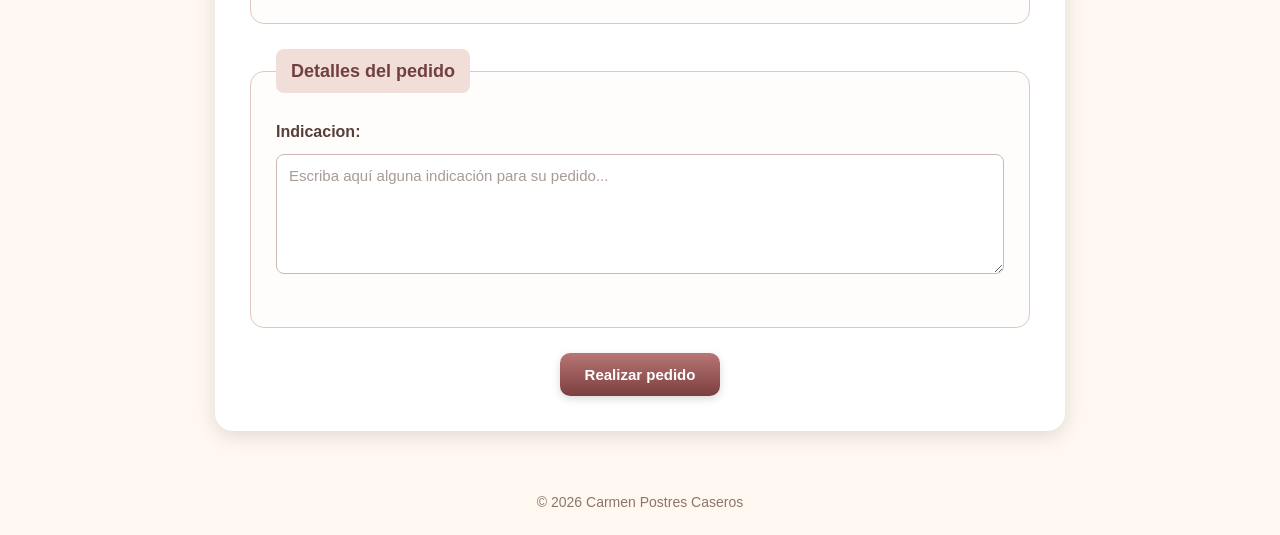
<file: TRABAJO CarmenPostres/Recopilacion_de_datos.html>
<!DOCTYPE html>
<html lang="es">

<head>
    <meta charset="UTF-8">
    <meta name="google-site-verification" content="U_EyLVXK940vu_S6b03vDSzMT4mm-wEIPceVsvPC4Ns" />
    <meta name="viewport" content="width=device-width, initial-scale=1.0">
    

    <!-- SEO ON-PAGE -->
    <title>Realiza tu Pedido Online | Carmen Postres Caseros en Callao</title>
    <meta name="description" content="Completa nuestro formulario online para programar tu pedido de kekes caseros, tortas y postres en Callao. Elige recojo en tienda o delivery.">
    <meta name="keywords" content="pedir postres online, delivery de tortas Callao, formulario de pedidos pastelería, comprar kekes caseros">
    <link rel="stylesheet" href="Datos.css">
    <link rel="stylesheet" href="./css/nosotros.css">
    
    <!-- FAVICON -->
    <link rel="icon" type="image/jpeg" href="imagen/Logo ofi.png">
</head>


<body>


    <!-- =========================================
         ENCABEZADO
         ========================================= -->

  <header class="header">
        <a class="logo" href="index.html">
            <img src="imagen/Logo ofi.png" alt="Logo de Carmen Postres Caseros">
            <span class="logo-text">
                <span class="logo-nombre">Carmen</span>
                <span class="logo-lema">Postres caseros</span>
            </span>
        </a>

        <nav class="nav" aria-label="Menú principal">
            <a href="index.html">Inicio</a>
            <a href="productos.html">Productos</a>
            <a href="Recopilacion_de_datos.html" class="active" aria-current="page">Pedidos</a>
            <a href="nosotros.html">Nosotros</a>
            <a href="libro.html">Reclamaciones</a>

            <a href="https://www.instagram.com/pasteleria_carmen78/"
               target="_blank" rel="noopener noreferrer"
               class="nav-btn-icon" aria-label="Instagram">
                <svg viewBox="0 0 24 24" aria-hidden="true">
                    <rect x="2" y="2" width="20" height="20" rx="5"></rect>
                    <circle cx="12" cy="12" r="4"></circle>
                    <circle cx="17.5" cy="6.5" r="1"></circle>
                </svg>
                <span>Instagram</span>
            </a>

            <a href="https://www.facebook.com/share/1EcPQEwdfW/"
               target="_blank" rel="noopener noreferrer"
               class="nav-btn-icon" aria-label="Facebook">
                <svg viewBox="0 0 24 24" aria-hidden="true">
                    <path d="M17 2h-3a5 5 0 0 0-5 5v3H6v4h3v8h4v-8h3.5l.5-4H13V7a1 1 0 0 1 1-1h3V2z"></path>
                </svg>
                <span>Facebook</span>
            </a>

            <a href="mailto:contacto@pasteleriadcarmen.pe"
               class="nav-btn-icon icon-only" aria-label="Enviar correo">
                <svg viewBox="0 0 24 24" aria-hidden="true">
                    <rect x="3" y="5" width="18" height="14" rx="2"></rect>
                    <polyline points="3,7 12,13 21,7"></polyline>
                </svg>
            </a>
        </nav>
    </header> 




    <!-- =========================================
         TÍTULO DEL FORMULARIO
         ========================================= -->

    <section class="titulo-formulario">


        <h1>

            Carmen Postres Caseros

        </h1>


        <h2>

            Realiza tu pedido

        </h2>


        <p>

            Completa el siguiente formulario y prepararemos tu pedido
            con mucho cariño.

        </p>


    </section>




    <!-- =========================================
         CONTENIDO DEL FORMULARIO
         ========================================= -->

    <main class="contenedor">


        <form
            action="#"
            method="post"
            autocomplete="on"
        >



            <!-- =========================================
                 DATOS DEL CLIENTE
                 ========================================= -->

            <fieldset>


                <legend>

                    Datos del cliente

                </legend>



                <!-- NOMBRE -->

                <div class="campo">


                    <label for="nombre">

                        Nombre completo:

                    </label>


                    <input
                        type="text"
                        id="nombre"
                        name="nombre"
                        placeholder="Ingrese sus nombres y apellidos"
                        required
                        autofocus
                        autocomplete="name"
                    >


                </div>



                <!-- CORREO -->

                <div class="campo">


                    <label for="correo">

                        Correo electrónico:

                    </label>


                    <input
                        type="email"
                        id="correo"
                        name="correo"
                        placeholder="Ingrese su correo"
                        required
                        autocomplete="email"
                    >


                </div>



                <!-- CELULAR -->

                <div class="campo">


                    <label for="celular">

                        Celular:

                    </label>


                    <input
                        type="tel"
                        id="celular"
                        name="celular"
                        placeholder="Ingrese su numero"
                        pattern="[0-9]{9}"
                        maxlength="9"
                        required
                        autocomplete="tel"
                    >


                    <small>

                        Ingrese 9 números.

                    </small>


                </div>


            </fieldset>




            <!-- =========================================
                 DATOS DEL PEDIDO
                 ========================================= -->

            <fieldset>


                <legend>

                    Datos del pedido

                </legend>



                <!-- PRODUCTO -->

                <div class="campo">


                    <label for="producto">

                        Producto:

                    </label>


                    <input
                        type="text"
                        id="producto"
                        name="producto"
                        list="productos"
                        placeholder="Seleccione o escriba un producto"
                        required
                    >



                    <datalist id="productos">


                        <option value="Keke Casero">

                        <option value="Keke de Vainilla con Chin Chin">

                        <option value="Postre Casero">

                        <option value="Especialidad de la Casa">

                        <option value="Keke Marmoleado">

                        <option value="Cupcakes">

                        <option value="Selva Negra">

                        <option value="Tres Leches">

                        <option value="Cheesecake">

                        <option value="Muffins">

                        <option value="Brownies">

                        <option value="Empanadas">

                        <option value="Sándwiches">


                    </datalist>


                </div>



                <!-- FECHA -->

                <div class="campo">


                    <label for="fecha">

                        Fecha del pedido:

                    </label>


                    <input
                        type="date"
                        id="fecha"
                        name="fecha"
                        required
                    >


                </div>



                <!-- HORA -->

                <div class="campo">


                    <label for="hora">

                        Hora de entrega:

                    </label>


                    <input
                        type="time"
                        id="hora"
                        name="hora"
                        required
                    >


                </div>


            </fieldset>




            <!-- =========================================
                 TIPO DE ENTREGA
                 ========================================= -->

            <fieldset>


                <legend>

                    Tipo de entrega

                </legend>



                <!-- OPCIONES -->

                <div class="opciones">


                    <!-- RECOJO EN TIENDA -->

                    <div class="opcion">


                        <input
                            type="radio"
                            id="tienda"
                            name="entrega"
                            value="Recojo en tienda"
                            checked
                        >


                        <label for="tienda">

                            Recojo en tienda

                        </label>


                    </div>



                    <!-- DELIVERY -->

                    <div class="opcion">


                        <input
                            type="radio"
                            id="delivery"
                            name="entrega"
                            value="Delivery"
                        >


                        <label for="delivery">

                            Delivery

                        </label>


                    </div>


                </div>




                <!-- =========================================
                     INFORMACIÓN DE LA TIENDA
                     SOLO SE MUESTRA EN RECOJO
                     ========================================= -->

                <div
                    id="info-tienda"
                    class="info-tienda"
                >


                    <div class="nota-tienda">


                        <!-- INFORMACIÓN -->

                        <div class="datos-tienda">


                            <div class="titulo-tienda">

                                Punto de recojo

                            </div>



                            <p class="direccion-tienda">

                                <strong>
                                    Manuel Soane Mz.K - Lt.5
                                </strong>

                            </p>

                            <!-- BOTÓN GOOGLE MAPS -->

                            <a
                                href="https://www.google.com/maps/place/Avenida+Victor+Andr%C3%A9s+Belaunde+Diez+Canseco+Mz.K+-+Lt.1,+Callao+07046/@-12.0230082,-77.1368415,21z/data=!4m6!3m5!1s0x9105cc42acf43eef:0xd9a6b63e377c0d03!8m2!3d-12.0228329!4d-77.1368107!16s%2Fg%2F11j1ld969_?entry=ttu&g_ep=EgoyMDI2MDkwOC4wIKXMDSoASAFQAw%3D%3D"
                                rel="noopener noreferrer"
                                class="btn-mapa"
                            >

                                 Abrir en Google Maps

                            </a>


                        </div>

                        <!-- =========================================
                             MAPA
                             ========================================= -->

                        <div class="mapa-tienda">

                            <iframe
                                src="https://www.google.com/maps?q=-12.0228329,-77.1368107&z=18&output=embed"
                                width="100%"
                                height="180"
                                style="border:0;"
                                allowfullscreen=""
                                loading="lazy"
                                referrerpolicy="no-referrer-when-downgrade">
                            </iframe>


                        </div>


                    </div>

                </div>

                <!-- =========================================
                     DIRECCIÓN PARA DELIVERY
                     SOLO SE MUESTRA EN DELIVERY
                     ========================================= -->

                <div
                    id="campo-delivery"
                    class="campo oculto"
                >


                    <label for="direccion">

                        Dirección de entrega:

                    </label>


                    <input
                        type="text"
                        id="direccion"
                        name="direccion"
                        placeholder="Ingrese tu dirección"
                        autocomplete="street-address"
                    >


                </div>


            </fieldset>




            <!-- =========================================
                 DETALLES DEL PEDIDO
                 ========================================= -->

            <fieldset>


                <legend>

                    Detalles del pedido

                </legend>



                <div class="campo">


                    <label for="indicaciones">

                        Indicacion:

                    </label>


                    <textarea
                        id="indicaciones"
                        name="indicaciones"
                        placeholder="Escriba aquí alguna indicación para su pedido..."
                    ></textarea>


                </div>


            </fieldset>




            <!-- =========================================
                 BOTON
                 ========================================= -->

            <div class="botones">


                <!-- ENVIAR -->

                <button
                    type="submit"
                    class="btn-enviar"
                >

                    Realizar pedido

                </button>

            </div>


        </form>


    </main>




    <!-- =========================================
         PIE DE PÁGINA
         ========================================= -->

    <footer>


        <p>

            © 2026 Carmen Postres Caseros

        </p>


    </footer>

            <!-- -->
        <script>

        const tienda = document.getElementById("tienda");
        const delivery = document.getElementById("delivery");
        const infoTienda = document.getElementById("info-tienda");
        const campoDelivery = document.getElementById("campo-delivery");
        const direccion = document.getElementById("direccion");

        tienda.addEventListener("change", function() {

            infoTienda.style.display = "block";
            campoDelivery.style.display = "none";
            direccion.required = false;
            direccion.value = "";

        });

        delivery.addEventListener("change", function() {

            infoTienda.style.display = "none";
            campoDelivery.style.display = "block";
            direccion.required = true;

        });

        </script>


</body>

</html>
</file>
<file: TRABAJO CarmenPostres/Datos.css>
/* =========================================
   CONFIGURACIÓN GENERAL
   ========================================= */

* {
    box-sizing: border-box;
    margin: 0;
    padding: 0;
}


body {

    font-family: Arial, Helvetica, sans-serif;

    background:
        linear-gradient(
            rgba(255, 247, 240, 0.90),
            rgba(255, 238, 225, 0.90)
        ),
        url("imagen/Baner.jpeg");

    background-size: cover;
    background-position: center;
    background-attachment: fixed;

    color: #4a3025;

    min-height: 100vh;

}



/* =========================================
   ENCABEZADO
   ========================================= */

.header {

    width: 100%;

    height: 72px;

    background-color: #fffaf6;

    display: flex;

    flex-direction: row;

    align-items: center;

    justify-content: space-between;

    padding: 0 5%;

    border-bottom: 1px solid #e5d4cc;

    box-shadow:
        0 2px 8px rgba(0, 0, 0, 0.08);

}



/* =========================================
   LOGO
   ========================================= */

.logo {

    display: flex;

    flex-direction: row;

    align-items: center;

    gap: 10px;

    flex-shrink: 0;

}


.logo img {

    width: 60px;

    height: 60px;

    object-fit: cover;

    border-radius: 50%;

    display: block;

}



.logo-text {
    display: flex;
    flex-direction: column;
    line-height: 1.2;
}

.logo-nombre {
    font-family: 'Playfair Display', serif;
    font-size: 1.5rem;
    font-weight: 700;
    color: var(--terracota);
}

.logo-lema {
    margin-top: 4px;
    font-size: 0.72rem;
    letter-spacing: 1px;
    text-transform: uppercase;
    color: var(--texto-suave);
}


/* =========================================
   MENÚ
   ========================================= */

.nav {

    display: flex;

    flex-direction: row;

    align-items: center;

    margin-left: auto;

}


.header .nav > a {
    display: inline-flex;
    align-items: center;
    justify-content: center;
    gap: 6px;

    padding: 8px 10px;
    border-radius: 22px;

    color: var(--texto);
    font-size: 0.85rem;
    font-weight: 500;
    text-decoration: none;
    font-weight: bold;

    transition: background-color 0.3s ease,
                color 0.3s ease,
                transform 0.3s ease;

    
}

.header .nav > a:not(.nav-btn-icon):hover,
.header .nav > a.active {
    color: var(--terracota);
    background-color: var(--crema-oscuro);
}

/* =========================================
   INICIO
   ========================================= */

.nav .inicio {

    background-color: #f5e7dd;

    color: #a45d5d;

}



/* =========================================
   INSTAGRAM Y FACEBOOK
   ========================================= */

.nav-btn-icon {

    background-color: #efd3c8;

    color: #713f3f !important;

    padding: 8px 12px !important;

    border-radius: 20px !important;

    font-size: 12px !important;

}


.nav-btn-icon:hover {

    background-color: #dfb8aa !important;

}



/* =========================================
   CORREO
   ========================================= */

.icon-only {

    width: 34px;

    height: 34px;

    display: flex !important;

    align-items: center;

    justify-content: center;

    padding: 0 !important;

    font-size: 16px !important;

}



/* =========================================
   TÍTULO DEL FORMULARIO
   ========================================= */

.titulo-formulario {

    text-align: center;

    padding: 45px 20px 30px;

}


.titulo-formulario h1 {

    font-family:
        Georgia,
        "Times New Roman",
        serif;

    font-size: 52px;

    font-style: italic;

    font-weight: bold;

    letter-spacing: 1px;

    color: #7b3f3f;

    text-shadow:
        2px 2px 0px #ffffff,
        4px 4px 8px rgba(80, 40, 30, 0.25);

    margin-bottom: 10px;

}


.titulo-formulario h2 {

    font-family:
        Georgia,
        "Times New Roman",
        serif;

    font-size: 30px;

    font-weight: bold;

    color: #a45d5d;

    margin-bottom: 10px;

}


.titulo-formulario p {

    font-size: 16px;

    color: #765e57;

}



/* =========================================
   CONTENEDOR
   ========================================= */

.contenedor {

    width: 90%;

    max-width: 850px;

    margin: 0 auto 40px;

}


form {

    background: #ffffff;

    padding: 35px;

    border-radius: 18px;

    box-shadow:
        0px 5px 20px rgba(0, 0, 0, 0.12);

}



/* =========================================
   FIELDSET
   ========================================= */

fieldset {

    border: 1px solid #dec8c0;

    border-radius: 14px;

    padding: 25px;

    margin-bottom: 25px;

    background: #fffdfc;

}


legend {

    padding: 7px 15px;

    border-radius: 8px;

    background: #f1ded8;

    color: #713f3f;

    font-size: 18px;

    font-weight: bold;

}



/* =========================================
   CAMPOS
   ========================================= */

.campo {

    margin-bottom: 20px;

}


.campo label {

    display: block;

    margin-bottom: 8px;

    font-weight: bold;

    color: #563f39;

}


.campo input,
.campo textarea {

    width: 100%;

    border: solid 1px #cdb9b1;

    border-radius: 8px;

    padding: 12px;

    font-family:
        Arial,
        Helvetica,
        sans-serif;

    font-size: 15px;

    background-color: #ffffff;

    transition: 0.3s;

}



/* =========================================
   PLACEHOLDER
   ========================================= */

input::placeholder,
textarea::placeholder {

    color: #a99a95;

}



/* =========================================
   FOCUS
   ========================================= */

input:focus,
textarea:focus {

    outline: none;

    border-color: #a45d5d;

    box-shadow:
        0 0 0 3px rgba(164, 93, 93, 0.15);

}



/* =========================================
   VALIDACIÓN
   ========================================= */

input:focus:invalid {

    border-color: #c94b4b;

    background-color: #fff5f5;

}


input:focus:valid {

    border-color: #6a9b70;

    background-color: #f7fff8;

}



/* =========================================
   TEXTO DE AYUDA
   ========================================= */

small {

    display: block;

    margin-top: 5px;

    color: #8c7770;

    font-size: 12px;

}


/* =========================================
   RADIO BUTTONS
   ========================================= */

.opciones {

    display: flex;

    gap: 20px;

    margin-bottom: 20px;

}


.opcion {

    display: flex;

    align-items: center;

    gap: 8px;

}


.opcion input[type="radio"] {

    width: auto;

}


.opcion label {

    cursor: pointer;

}



/* =========================================
   INFORMACIÓN DE LA TIENDA
   ========================================= */

.info-tienda {

    display: block;

    margin-top: 10px;

    margin-bottom: 20px;

}



/* =========================================
   NOTA DE LA TIENDA
   ========================================= */

.nota-tienda {

    display: flex;

    align-items: center;

    gap: 20px;

    background: #fff5ef;

    border: 1px solid #e5c8bc;

    border-left: 5px solid #a45d5d;

    border-radius: 12px;

    padding: 15px;

    box-shadow:
        0 3px 10px rgba(90, 50, 40, 0.10);

}

/* =========================================
   INFORMACIÓN
   ========================================= */

.datos-tienda {

    flex: 1;

}


.titulo-tienda {

    font-family:
        Georgia,
        "Times New Roman",
        serif;

    font-size: 20px;

    font-weight: bold;

    color: #7b3f3f;

    margin-bottom: 8px;

}


.direccion-tienda {

    font-size: 15px;

    color: #563f39;

    margin-bottom: 8px;

}


.texto-tienda {

    font-size: 13px;

    color: #765e57;

    line-height: 1.5;

    margin-bottom: 12px;

}


/* =========================================
   MAPA
   ========================================= */

.mapa-tienda {

    width: 300px;

    flex-shrink: 0;

}


.mapa-tienda iframe {

    width: 100%;

    height: 180px;

    border: none;

    border-radius: 10px;

    display: block;

    box-shadow:
        0 2px 8px rgba(0, 0, 0, 0.15);

}



/* =========================================
   BOTÓN GOOGLE MAPS
   ========================================= */

.btn-mapa {

    display: inline-block;

    text-decoration: none;

    background: linear-gradient(
        to bottom,
        #b87575,
        #7b3f3f
    );

    color: #ffffff;

    padding: 9px 15px;

    border-radius: 8px;

    font-size: 13px;

    font-weight: bold;

    transition: 0.3s;

}


.btn-mapa:hover {

    transform: translateY(-2px);

    background: linear-gradient(
        to bottom,
        #c98787,
        #713737
    );

    box-shadow:
        0 4px 10px rgba(80, 40, 30, 0.20);

}



/* =========================================
   CAMPO DELIVERY
   ========================================= */

.oculto {

    display: none;

}



/* =========================================
   TEXTAREA
   ========================================= */

textarea {

    min-height: 120px;

    resize: vertical;

}



/* =========================================
   BOTONES
   ========================================= */

.botones {

    display: flex;

    justify-content: center;

    gap: 15px;

    margin-top: 10px;

}


.botones button {

    border: none;

    border-radius: 10px;

    padding: 13px 25px;

    font-family:
        Arial,
        Helvetica,
        sans-serif;

    font-size: 15px;

    font-weight: bold;

    cursor: pointer;

    transition: 0.3s;

    box-shadow:
        0px 3px 8px rgba(0, 0, 0, 0.15);

}

/* =========================================
   BOTÓN ENVIAR
   ========================================= */

.btn-enviar {

    background: linear-gradient(
        to bottom,
        #b87575,
        #7b3f3f
    );

    color: white;

}


.btn-enviar:hover {

    transform: translateY(-2px);

}

/* =========================================
   BOTÓN LIMPIAR
   ========================================= */

.btn-limpiar {

    background: linear-gradient(
        to bottom,
        #eeeeee,
        #d3cbc8
    );

    color: #543f39;

}

.btn-limpiar:hover {

    transform: translateY(-2px);

}



/* =========================================
   FOOTER
   ========================================= */

footer {

    text-align: center;

    padding: 20px;

    color: #8b756e;

    font-size: 14px;

}



/* =========================================
   RESPONSIVE (Adapta) 
   ========================================= */

@media (max-width: 700px) {

    /* HEADER */

    .header {

        height: auto;

        padding: 12px 20px;

        flex-direction: column;

        gap: 10px;

    }


    /* MENÚ */

    .nav {

        flex-wrap: wrap;

        justify-content: center;

    }


    /* TÍTULO */

    .titulo-formulario h1 {

        font-size: 38px;

    }


    .titulo-formulario h2 {

        font-size: 24px;

    }


    /* FORMULARIO */

    form {

        padding: 20px;

    }


    fieldset {

        padding: 18px;

    }


    /* OPCIONES */

    .opciones {

        flex-direction: column;

        gap: 12px;

    }


    /* NOTA DE TIENDA */

    .nota-tienda {

        flex-direction: column;

        align-items: stretch;

    }


    /* MAPA */

    .mapa-tienda {

        width: 100%;

    }

    .mapa-tienda iframe {

        height: 200px;

    }

    /* BOTONES */

    .botones {

        flex-direction: column;

    }


    .botones button {

        width: 100%;

    }

}
</file>
<file: TRABAJO CarmenPostres/css/libro.css>
.header {
    height: auto;
    min-height: 72px;
    flex-wrap: wrap;
    gap: 8px 16px;
    padding-top: 8px;
    padding-bottom: 8px;
}

.nav {
    flex-wrap: wrap;
    justify-content: flex-end;
    gap: 2px;
}

.nav a {
    font-size: 15px;
    padding: 8px 12px;
}

.nav a[aria-current="page"] {
    background-color: #f5e7dd;
    color: #a45d5d;
}

.pie-enlaces {
    display: flex;
    flex-wrap: wrap;
    justify-content: center;
    gap: 6px 18px;
    margin-bottom: 10px;
}

.pie-enlaces a {
    color: #7b3f3f;
    text-decoration: none;
    font-size: 14px;
}

.pie-enlaces a:hover {
    text-decoration: underline;
}


/* =========================================
   SELECT DEL FORMULARIO
   ========================================= */

.campo select {
    width: 100%;
    border: 1px solid #cdb9b1;
    border-radius: 8px;
    padding: 12px;
    font-family: Arial, Helvetica, sans-serif;
    font-size: 15px;
    background-color: #ffffff;
    color: #4a3025;
    transition: 0.3s;
}

.campo select:focus {
    outline: none;
    border-color: #a45d5d;
    box-shadow: 0 0 0 3px rgba(164, 93, 93, 0.15);
}


/* =========================================
   CAMPOS EN DOS COLUMNAS
   ========================================= */

.rc-fila {
    display: grid;
    grid-template-columns: 1fr 1fr;
    gap: 0 20px;
}


/* =========================================
   DATOS DEL PROVEEDOR
   ========================================= */

.rc-proveedor {
    background: #fff5ef;
    border: 1px solid #e5c8bc;
    border-left: 5px solid #a45d5d;
    border-radius: 12px;
    padding: 18px 20px;
    margin-bottom: 25px;
}

.rc-proveedor h3 {
    font-family: Georgia, "Times New Roman", serif;
    font-size: 20px;
    color: #7b3f3f;
    margin-bottom: 12px;
}

.rc-proveedor dl div {
    margin-bottom: 10px;
}

.rc-proveedor dt {
    font-size: 13px;
    font-weight: bold;
    color: #765e57;
}

.rc-proveedor dd {
    font-size: 15px;
    color: #4a3025;
}


/* =========================================
   ETIQUETA DEL TIPO DE RECLAMACIÓN
   ========================================= */

.rc-etiqueta {
    font-weight: bold;
    color: #563f39;
    margin-bottom: 10px;
}


/* =========================================
   AVISO DE PRIVACIDAD E INFORMACIÓN
   ========================================= */

.rc-privacidad,
.rc-info {
    background: #fff5ef;
    border: 1px solid #e5c8bc;
    border-radius: 10px;
    padding: 14px 16px;
    margin-bottom: 18px;
    font-size: 14px;
    line-height: 1.6;
    color: #563f39;
}

.rc-info ul {
    margin: 6px 0 0 20px;
}


/* =========================================
   MENSAJE DEL ENVÍO
   ========================================= */

.rc-mensaje {
    border-radius: 10px;
    padding: 14px 16px;
    margin-bottom: 18px;
    font-size: 14px;
    line-height: 1.6;
}

.rc-mensaje[hidden] {
    display: none;
}

.rc-mensaje-error {
    background: #fff5f5;
    border: 1px solid #c94b4b;
    color: #7a2a2a;
}

.rc-mensaje-ok {
    background: #f7fff8;
    border: 1px solid #6a9b70;
    color: #2f5a35;
}


/* =========================================
   BOTÓN DESHABILITADO
   ========================================= */

.botones button:disabled {
    opacity: 0.6;
    cursor: not-allowed;
}


/* =========================================
   ADAPTACIÓN A CELULARES
   ========================================= */

@media (max-width: 700px) {
    .nav {
        justify-content: center;
    }

    .rc-fila {
        grid-template-columns: 1fr;
    }
}
</file>
<file: TRABAJO CarmenPostres/css/nosotros.css>
:root {
    --crema: #FFF8F1;
    --crema-oscuro: #F6E9DD;
    --rosa-suave: #E8C8BD;
    --rosa: #D9A99A;
    --rosa-fuerte: #C98F7E;
    --terracota: #A96752;
    --terracota-oscuro: #874C3D;
    --cafe: #5A4038;
    --cafe-suave: #765A50;
    --texto: #4B3A35;
    --texto-suave: #806F69;
    --blanco: #FFFFFF;
    --sombra: rgba(90, 64, 56, 0.12);
}

/* =====================================================
   REINICIO Y ESTILOS GENERALES
   ===================================================== */

* {
    margin: 0;
    padding: 0;
    box-sizing: border-box;
}

html {
    scroll-behavior: smooth;
    scroll-padding-top: 110px;
}

body {
    font-family: 'Poppins', sans-serif;
    color: var(--texto);
    line-height: 1.7;
    min-height: 100vh;

    /* Fotografía decorativa de fondo */
    background-color: var(--crema);
    background-image:
        linear-gradient(
            rgba(255, 248, 241, 0.84),
            rgba(255, 248, 241, 0.84)
        ),
        url("../imagen/Baner.jpeg");

    background-size: cover;
    background-position: center;
    background-repeat: no-repeat;
    background-attachment: fixed;

    overflow-x: hidden;
}

h1,
h2,
h3 {
    font-family: 'Playfair Display', serif;
}

img {
    max-width: 100%;
}

a {
    -webkit-tap-highlight-color: transparent;
}

/* =====================================================
   ENCABEZADO
   ===================================================== */

.header {
    width: 100%;
    min-height: 90px;
    padding: 12px 5%;

    display: flex;
    align-items: center;
    justify-content: space-between;
    gap: 20px;

    background: rgba(255, 248, 241, 0.97);
    border-bottom: 1px solid rgba(201, 143, 126, 0.2);
    box-shadow: 0 3px 18px var(--sombra);

    position: sticky;
    top: 0;
    z-index: 1000;
}

/* =====================================================
    LOGO
   ===================================================== */

.header .logo {
    display: flex;
    align-items: center;
    gap: 12px;

    flex-shrink: 0;
    text-decoration: none;
}

.header .logo img {
    width: 62px;
    height: 62px;
    object-fit: contain;
}

.logo-text {
    display: flex;
    flex-direction: column;
    line-height: 1.2;
}

.logo-nombre {
    font-family: 'Playfair Display', serif;
    font-size: 1.5rem;
    font-weight: 700;
    color: var(--terracota);
}

.logo-lema {
    margin-top: 4px;
    font-size: 0.72rem;
    letter-spacing: 1px;
    text-transform: uppercase;
    color: var(--texto-suave);
}

/* =====================================================
   NAVEGACIÓN
   ===================================================== */

.header .nav {
    display: flex;
    align-items: center;
    justify-content: flex-end;
    flex-wrap: wrap;
    gap: 5px;
}

.header .nav > a {
    display: inline-flex;
    align-items: center;
    justify-content: center;
    gap: 6px;

    padding: 8px 10px;
    border-radius: 22px;

    color: var(--texto);
    font-size: 0.85rem;
    font-weight: 500;
    text-decoration: none;

    transition: background-color 0.3s ease,
                color 0.3s ease,
                transform 0.3s ease;
}

.header .nav > a:not(.nav-btn-icon):hover,
.header .nav > a.active {
    color: var(--terracota);
    background-color: var(--crema-oscuro);
}

/* =====================================================
   BOTONES DE REDES SOCIALES
   ===================================================== */

.header .nav .nav-btn-icon {
    background-color: var(--rosa-suave);
    color: var(--terracota-oscuro);
    font-weight: 600;
    font-size: 0.78rem;
    padding: 8px 12px;
}

.nav-btn-icon svg {
    width: 19px;
    height: 19px;
    flex-shrink: 0;

    fill: none;
    stroke: currentColor;
    stroke-width: 2;
    stroke-linecap: round;
    stroke-linejoin: round;
}

.header .nav .nav-btn-icon:hover {
    background-color: var(--terracota);
    color: var(--blanco);
    transform: translateY(-2px);
}

/* =====================================================
   BOTONES GENERALES
   ===================================================== */

.nos-btn {
    display: inline-flex;
    justify-content: center;
    align-items: center;

    padding: 13px 28px;
    border-radius: 30px;

    font-family: 'Poppins', sans-serif;
    font-size: 0.9rem;
    font-weight: 600;
    text-align: center;
    text-decoration: none;

    transition: background-color 0.3s ease,
                color 0.3s ease,
                transform 0.3s ease,
                box-shadow 0.3s ease;
}

.nos-btn-principal {
    background-color: var(--terracota);
    color: var(--blanco);
    box-shadow: 0 8px 20px rgba(78, 48, 40, 0.18);
}

.nos-btn-principal:hover {
    background-color: var(--terracota-oscuro);
    transform: translateY(-3px);
}

.nos-btn-secundario {
    background-color: rgba(255, 255, 255, 0.65);
    border: 1px solid var(--terracota);
    color: var(--terracota);
}

.nos-btn-secundario:hover {
    background-color: var(--terracota);
    color: var(--blanco);
    transform: translateY(-3px);
}

/* =====================================================
   PORTADA: CONOCE NUESTRA HISTORIA
   ===================================================== */

.nos-portada {
    width: 100%;
    min-height: 510px;
    padding: 55px 7%;

    display: grid;
    grid-template-columns: 1fr 0.8fr;
    align-items: center;
    gap: 55px;

    /* La sección no debe tener un cuadro exterior */
    margin: 0;
    border: none;
    border-radius: 0;
    box-shadow: none;
    background-color: transparent;

    position: relative;
    isolation: isolate;
}

.nos-portada-texto {
    width: 100%;
    max-width: 620px;
    justify-self: end;
}

.nos-etiqueta {
    margin-bottom: 12px;

    color: var(--terracota);
    font-size: 0.78rem;
    font-weight: 700;
    letter-spacing: 2px;
    text-transform: uppercase;
}

.nos-portada h1 {
    margin-bottom: 20px;

    color: var(--cafe);
    font-size: clamp(2.5rem, 4.2vw, 4rem);
    line-height: 1.15;
}

.nos-intro {
    margin-bottom: 28px;

    color: var(--texto);
    font-size: 0.98rem;
    line-height: 1.9;
    max-width: 560px;
}

/* =====================================================
   FOTOGRAFÍAS
   ===================================================== */

.nos-foto {
    position: relative;
    overflow: hidden;

    width: 100%;
    margin: 0;

    background-color: var(--crema-oscuro);
    border: 5px solid var(--blanco);
    border-radius: 24px;

    box-shadow: 0 12px 32px var(--sombra);
}

.nos-foto img {
    display: block;
    width: 100%;
    height: 100%;

    object-fit: cover;
    object-position: center;

    transition: transform 0.5s ease;
}

.nos-foto:hover img {
    transform: scale(1.035);
}

.nos-foto-portada {
    max-width: 420px;
    height: 470px;
    justify-self: center;
}

.nos-foto-portada figcaption {
    position: absolute;
    bottom: 0;
    left: 0;
    right: 0;

    padding: 28px 15px 14px;

    color: var(--blanco);
    font-size: 0.82rem;
    text-align: center;

    background: linear-gradient(
        transparent,
        rgba(78, 48, 40, 0.75)
    );
}

/* =====================================================
   TÍTULOS DE LAS SECCIONES
   ===================================================== */

.nos-titulo-seccion {
    width: 100%;
    max-width: 750px;
    margin: 0 auto 30px;
    text-align: center;
}

.nos-titulo-seccion > span {
    display: block;
    margin-bottom: 8px;

    color: var(--terracota);
    font-size: 0.8rem;
    font-weight: 700;
    letter-spacing: 2px;
    text-transform: uppercase;
}

.nos-titulo-seccion h2,
.nos-quienes h2 {
    margin-bottom: 15px;

    color: var(--cafe);
    font-size: clamp(1.9rem, 3.5vw, 2.7rem);
    line-height: 1.25;
}

.nos-titulo-seccion p {
    color: var(--texto-suave);
}

/* =====================================================
   HISTORIA DEL EMPRENDIMIENTO
   ===================================================== */

.nos-seccion {
    padding: 75px 6%;
}

.nos-historia {
    background-color: rgba(246, 233, 221, 0.94);
    text-align: center;
}

.nos-historia > p {
    max-width: 850px;
    margin: 0 auto;

    color: var(--texto-suave);
    font-size: 0.96rem;
    line-height: 1.95;
}

/* =====================================================
   SECCIÓN QUIÉNES SOMOS
   ===================================================== */

.nos-quienes {
    max-width: 1400px;
    margin: 0 auto;

    display: grid;
    grid-template-columns: 1fr 0.8fr;
    align-items: center;
    gap: 55px;

    background-color: rgba(255, 248, 241, 0.40);
}

.nos-quienes-texto {
    min-width: 0;
}

.nos-quienes-texto > p {
    margin-bottom: 16px;

    color: var(--texto-suave);
    font-size: 0.95rem;
    line-height: 1.9;
}

.nos-titulo-izquierda {
    margin: 0 0 25px;
    text-align: left;
}

/* =====================================================
   MAPA
   ===================================================== */

.nos-mapa {
    width: 100%;
    margin-top: 25px;
    overflow: hidden;

    border: 5px solid var(--blanco);
    border-radius: 18px;
    outline: 1px solid var(--rosa-suave);

    box-shadow: 0 10px 28px var(--sombra);
}

.nos-mapa iframe {
    display: block;
    width: 100%;
    height: 260px;
    border: 0;
}

/* =====================================================
   FRASE Y FOTO SECUNDARIA
   ===================================================== */

.nos-cita {
    padding: 30px;
    text-align: center;

    background-color: rgba(246, 233, 221, 0.90);
    border: 1px solid rgba(217, 169, 154, 0.35);
    border-radius: 20px;
    box-shadow: 0 8px 25px var(--sombra);
}

.nos-comillas {
    display: block;
    height: 65px;

    color: var(--terracota);
    font-family: Georgia, serif;
    font-size: 5rem;
    line-height: 1.1;
}

.nos-cita > p {
    margin-bottom: 25px;

    color: var(--cafe);
    font-family: 'Playfair Display', serif;
    font-size: 1.35rem;
    font-style: italic;
    line-height: 1.6;
}

.nos-foto-secundaria {
    height: 310px;
    border-radius: 16px;
}

.nos-foto-secundaria img {
    object-position: center;
}

/* =====================================================
   ¿QUÉ NOS HACE ESPECIALES?
   ===================================================== */

.nos-seccion-ancha {
    width: 100%;
    max-width: 1400px;
    margin: 0 auto;

    /* No crear el marco que aparecía en la captura */
    border: none;
    border-radius: 0;
    box-shadow: none;

    background-color: transparent;
}

.nos-especiales-titulo {
    max-width: 880px;
    padding: 0;
    margin: 0 auto 38px;

    /* Título libre, sin tarjeta ni caja */
    background: transparent;
    border: none;
    border-radius: 0;
    box-shadow: none;
}

.nos-especiales-titulo h2 {
    margin-bottom: 16px;
    color: var(--cafe);
}

.nos-especiales-titulo p {
    max-width: 650px;
    margin: 0 auto;

    color: var(--texto-suave);
    font-size: 1rem;
    line-height: 1.8;
}

/* =====================================================
   TARJETAS DE CARACTERÍSTICAS
   ===================================================== */

.nos-tarjetas {
    display: grid;
    grid-template-columns: repeat(3, minmax(0, 1fr));
    gap: 25px;
}

.nos-tarjeta {
    min-width: 0;
    padding: 35px 25px;

    display: flex;
    flex-direction: column;
    align-items: center;

    background-color: var(--blanco);
    border: 1px solid var(--rosa-suave);
    border-radius: 20px;

    text-align: center;
    box-shadow: 0 8px 25px var(--sombra);

    transition: transform 0.3s ease,
                box-shadow 0.3s ease,
                border-color 0.3s ease;
}

.nos-tarjeta:hover {
    transform: translateY(-6px);
    border-color: var(--terracota);
    box-shadow: 0 14px 32px rgba(90, 64, 56, 0.16);
}

.nos-icono {
    width: 65px;
    height: 65px;
    margin-bottom: 18px;

    display: flex;
    align-items: center;
    justify-content: center;

    flex-shrink: 0;
    border-radius: 50%;

    background-color: var(--rosa-suave);
    color: var(--terracota-oscuro);

    font-size: 1.7rem;
}

.nos-tarjeta h3 {
    margin-bottom: 12px;

    color: var(--cafe);
    font-size: 1.3rem;
    line-height: 1.4;
}

.nos-tarjeta p {
    color: var(--texto-suave);
    font-size: 0.91rem;
    line-height: 1.8;
}

/* =====================================================
   MISIÓN Y VISIÓN
   ===================================================== */

.nos-mision-vision {
    display: grid;
    grid-template-columns: repeat(2, minmax(0, 1fr));
    gap: 25px;
}

.nos-bloque {
    padding: 35px;

    background-color: rgba(246, 233, 221, 0.96);
    border: 1px solid rgba(201, 143, 126, 0.25);
    border-radius: 20px;

    box-shadow: 0 8px 25px var(--sombra);
}

.nos-bloque-etiqueta {
    display: block;
    margin-bottom: 10px;

    color: var(--terracota);
    font-size: 0.78rem;
    font-weight: 700;
    letter-spacing: 1.5px;
    text-transform: uppercase;
}

.nos-bloque h2 {
    margin-bottom: 15px;
    color: var(--cafe);
    font-size: 2rem;
    line-height: 1.3;
}

.nos-bloque p {
    color: var(--texto-suave);
    font-size: 0.94rem;
    line-height: 1.9;
}

.nos-bloque-oscuro {
    background-color: var(--cafe);
    border-color: var(--cafe);
}

.nos-bloque-oscuro h2,
.nos-bloque-oscuro p {
    color: var(--blanco);
}

.nos-bloque-oscuro .nos-bloque-etiqueta {
    color: #F1C7B6;
}

/* =====================================================
   INVITACIÓN FINAL
   ===================================================== */

.nos-final {
    max-width: 1150px;
    margin: 25px auto 75px;
    padding: 65px 6%;

    background: linear-gradient(
        135deg,
        rgba(246, 233, 221, 0.97),
        rgba(232, 200, 189, 0.97)
    );

    border: 1px solid rgba(201, 143, 126, 0.2);
    border-radius: 25px;

    text-align: center;
}

.nos-final h2 {
    max-width: 800px;
    margin: 0 auto 18px;

    color: var(--cafe);
    font-size: clamp(2rem, 3.5vw, 2.8rem);
    line-height: 1.3;
}

.nos-final > p:not(.nos-etiqueta) {
    max-width: 650px;
    margin: 0 auto 28px;

    color: var(--texto);
    font-size: 0.96rem;
}

.nos-botones {
    display: flex;
    justify-content: center;
    align-items: center;
    flex-wrap: wrap;
    gap: 14px;
}

/* =====================================================
   PIE DE PÁGINA
   ===================================================== */

.nos-footer {
    padding: 40px 5% 20px;

    background-color: var(--cafe);
    color: #EBDDD5;

    text-align: center;
}

.nos-footer-enlaces {
    display: flex;
    justify-content: center;
    align-items: center;
    flex-wrap: wrap;
    gap: 12px 22px;

    margin-bottom: 24px;
}

.nos-footer-enlaces a {
    color: #EBDDD5;
    font-size: 0.84rem;
    text-decoration: none;

    transition: color 0.3s ease;
}

.nos-footer-enlaces a:hover,
.nos-footer-enlaces a[aria-current="page"] {
    color: #F1C7B6;
}

.nos-footer-enlaces a[aria-current="page"] {
    font-weight: 700;
}

.nos-copyright {
    padding-top: 18px;

    border-top: 1px solid rgba(255, 255, 255, 0.15);

    color: #D0BDB4;
    font-size: 0.76rem;
}

/* =====================================================
   TABLETS Y PANTALLAS MEDIANAS
   ===================================================== */

@media (max-width: 1050px) {
    .header {
        flex-direction: column;
        gap: 12px;
        padding: 15px 4%;
    }

    .header .nav {
        justify-content: center;
    }

    .nos-portada {
        padding: 45px 5%;
        gap: 35px;
    }

    .nos-foto-portada {
        max-width: 360px;
        height: 410px;
    }

    .nos-quienes {
        gap: 30px;
    }

    .nos-seccion {
        padding: 60px 5%;
    }

    .nos-tarjetas {
        gap: 18px;
    }

    .nos-tarjeta {
        padding: 28px 18px;
    }

    .nos-final {
        width: calc(100% - 50px);
    }
}

/* =====================================================
   CELULARES
   ===================================================== */

@media (max-width: 650px) {
    html {
        scroll-padding-top: 160px;
    }

    body {
        background-attachment: scroll;
        background-position: center top;
    }

    .header {
        padding: 12px 15px;
        gap: 12px;
    }

    .header .logo img {
        width: 53px;
        height: 53px;
    }

    .logo-nombre {
        font-size: 1.25rem;
    }

    .logo-lema {
        font-size: 0.62rem;
    }

    .header .nav {
        width: 100%;
        justify-content: center;
        gap: 4px;
    }

    .header .nav > a {
        padding: 7px 8px;
        font-size: 0.73rem;
    }

    .header .nav .nav-btn-icon {
        padding: 7px 9px;
    }

    .header .nav .nav-btn-icon span {
        display: none;
    }

    .header .nav .nav-btn-icon svg {
        width: 18px;
        height: 18px;
    }

    /* Portada sin cuadro */
    .nos-portada {
        min-height: auto;
        padding: 48px 22px;

        grid-template-columns: 1fr;
        gap: 30px;

        border: none;
        border-radius: 0;
        box-shadow: none;
        background-color: transparent;
    }

    .nos-portada-texto {
        max-width: 100%;
        justify-self: stretch;
    }

    .nos-portada h1 {
        font-size: clamp(2.3rem, 9vw, 3rem);
    }

    .nos-intro {
        font-size: 0.93rem;
    }

    .nos-foto-portada {
        width: 100%;
        max-width: 320px;
        height: 320px;
        margin: 0 auto;
    }

    /* Secciones */
    .nos-seccion {
        padding: 48px 20px;
    }

    .nos-historia {
        background-color: rgba(246, 233, 221, 0.96);
    }

    .nos-historia > p {
        font-size: 0.91rem;
        line-height: 1.85;
    }

    .nos-quienes {
        grid-template-columns: 1fr;
        gap: 28px;
        background-color: rgba(255, 248, 241, 0.40);
    }

    .nos-titulo-izquierda {
        text-align: left;
    }

    .nos-quienes-texto > p {
        font-size: 0.92rem;
    }

    .nos-mapa iframe {
        height: 230px;
    }

    .nos-cita {
        padding: 25px 20px;
    }

    .nos-cita > p {
        font-size: 1.2rem;
    }

    .nos-foto-secundaria {
        height: 260px;
    }

    /* Título de características sin marco */
    .nos-especiales-titulo {
        padding: 0;
        margin-bottom: 28px;

        background: transparent;
        border: none;
        border-radius: 0;
        box-shadow: none;
    }

    .nos-especiales-titulo h2 {
        font-size: 2rem;
    }

    .nos-especiales-titulo p {
        font-size: 0.92rem;
    }

    .nos-tarjetas {
        grid-template-columns: 1fr;
        gap: 18px;
    }

    .nos-tarjeta {
        padding: 28px 22px;
    }

    .nos-icono {
        width: 58px;
        height: 58px;
    }

    /* Misión y visión */
    .nos-mision-vision {
        grid-template-columns: 1fr;
        gap: 18px;
    }

    .nos-bloque {
        padding: 28px 22px;
    }

    .nos-bloque h2 {
        font-size: 1.8rem;
    }

    /* Invitación */
    .nos-final {
        width: calc(100% - 30px);
        margin: 10px auto 45px;
        padding: 42px 20px;
    }

    .nos-final h2 {
        font-size: 2rem;
    }

    .nos-botones {
        flex-direction: column;
        align-items: stretch;
    }

    .nos-btn {
        width: 100%;
    }

    /* Pie de página */
    .nos-footer {
        padding: 35px 20px 20px;
    }

    .nos-footer-enlaces {
        gap: 12px 16px;
    }
}

/* =====================================================
   CELULARES PEQUEÑOS
   ===================================================== */

@media (max-width: 380px) {
    .header .nav > a {
        padding: 6px;
        font-size: 0.68rem;
    }

    .nos-portada {
        padding: 38px 17px;
    }

    .nos-portada h1 {
        font-size: 2.1rem;
    }

    .nos-foto-portada {
        height: 270px;
    }

    .nos-seccion {
        padding: 42px 17px;
    }

    .nos-titulo-seccion h2,
    .nos-quienes h2 {
        font-size: 1.8rem;
    }

    .nos-tarjeta {
        padding: 25px 17px;
    }

    .nos-final {
        padding: 35px 17px;
    }
}

/* =====================================================
   ACCESIBILIDAD
   ===================================================== */

.header a:focus-visible,
.nos-btn:focus-visible,
.nos-footer-enlaces a:focus-visible {
    outline: 2px solid var(--terracota);
    outline-offset: 4px;
}

@media (prefers-reduced-motion: reduce) {
    html {
        scroll-behavior: auto;
    }

    *,
    *::before,
    *::after {
        animation-duration: 0.01ms !important;
        transition-duration: 0.01ms !important;
    }
}
</file>
